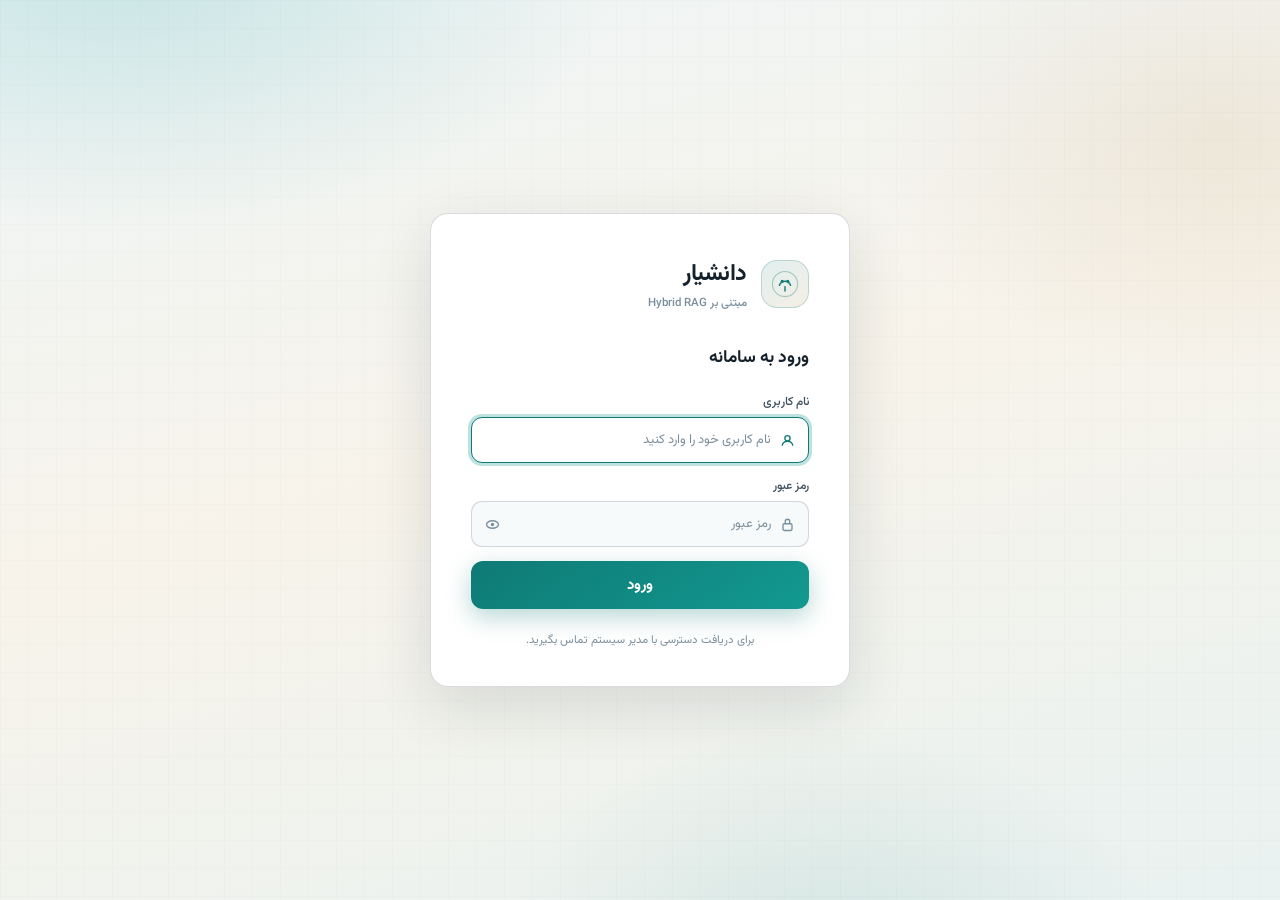
<file: frontend/index.html>
<!DOCTYPE html>
<html lang="fa" dir="rtl">
<head>
  <meta charset="UTF-8" />
  <meta name="viewport" content="width=device-width, initial-scale=1.0" />
  <title>دانشیار</title>
  <link rel="stylesheet" href="css/style.css" />
</head>
<body>
  <div class="app-bg" aria-hidden="true"></div>

  <aside class="sidebar" id="sidebar">
    <div class="sidebar-brand">
      <div class="brand-mark" aria-hidden="true">
        <svg viewBox="0 0 40 40" fill="none">
          <circle cx="20" cy="20" r="18" stroke="currentColor" stroke-width="1.5" opacity=".35"/>
          <path d="M12 22c3-8 13-8 16 0" stroke="currentColor" stroke-width="2" stroke-linecap="round"/>
          <circle cx="16" cy="16" r="2.2" fill="currentColor"/>
          <circle cx="24" cy="16" r="2.2" fill="currentColor"/>
          <path d="M20 24v6" stroke="currentColor" stroke-width="2" stroke-linecap="round"/>
        </svg>
      </div>
      <div class="brand-text">
        <span class="brand-name">دانشیار</span>
        <span class="brand-tag">مبتنی بر Hybrid RAG</span>
      </div>
    </div>

    <nav class="sidebar-nav">
      <button class="nav-item nav-item-admin" data-section="users" id="navUsers" style="display:none">
        <svg class="nav-svg" viewBox="0 0 24 24" fill="none" stroke="currentColor" stroke-width="1.8"><circle cx="9" cy="7" r="4"/><path d="M3 21v-2a4 4 0 014-4h4a4 4 0 014 4v2"/><path d="M19 8v6M22 11h-6"/></svg>
        <span class="nav-label">مدیریت کاربران</span>
      </button>
      <button class="nav-item" data-section="docs">
        <svg class="nav-svg" viewBox="0 0 24 24" fill="none" stroke="currentColor" stroke-width="1.8"><path d="M3 6a2 2 0 012-2h3l2 2h9a2 2 0 012 2v9a2 2 0 01-2 2H5a2 2 0 01-2-2z"/><path d="M12 11v4M10 13h4"/></svg>
        <span class="nav-label">ایجاد پایگاه دانش</span>
      </button>
      <button class="nav-item active" data-section="chat">
        <svg class="nav-svg" viewBox="0 0 24 24" fill="none" stroke="currentColor" stroke-width="1.8"><path d="M4 6a3 3 0 013-3h10a3 3 0 013 3v8a3 3 0 01-3 3H9l-5 4v-4a3 3 0 01-0-0z"/></svg>
        <span class="nav-label">گفتگوی عمومی داخلی</span>
      </button>
      <button class="nav-item" data-section="rag">
        <svg class="nav-svg" viewBox="0 0 24 24" fill="none" stroke="currentColor" stroke-width="1.8"><path d="M7 3h7l5 5v13a1 1 0 01-1 1H7a1 1 0 01-1-1V4a1 1 0 011-1z"/><path d="M14 3v5h5"/><path d="M9 13h6M9 17h4"/></svg>
        <span class="nav-label">گفتگو روی پایگاه دانش سازمانی</span>
      </button>
      <button class="nav-item" data-section="article">
        <svg class="nav-svg" viewBox="0 0 24 24" fill="none" stroke="currentColor" stroke-width="1.8"><circle cx="12" cy="12" r="9"/><path d="M3 12h18M12 3a14 14 0 010 18M12 3a14 14 0 000 18"/></svg>
        <span class="nav-label">گفتگو بر اساس منابع وب</span>
      </button>
      <button class="nav-item" data-section="alerts">
        <svg class="nav-svg" viewBox="0 0 24 24" fill="none" stroke="currentColor" stroke-width="1.8"><path d="M12 3a6 6 0 016 6c0 4 2 5 2 5H4s2-1 2-5a6 6 0 016-6z"/><path d="M10 19a2 2 0 004 0"/></svg>
        <span class="nav-label">استخراج هشدار از مقالات خبری</span>
      </button>
      <button class="nav-item" data-section="settings">
        <svg class="nav-svg" viewBox="0 0 24 24" fill="none" stroke="currentColor" stroke-width="1.8"><circle cx="12" cy="12" r="3"/><path d="M19.4 15a1.7 1.7 0 00.3 1.8l.1.1a2 2 0 11-2.8 2.8l-.1-.1a1.7 1.7 0 00-1.8-.3 1.7 1.7 0 00-1 1.5V21a2 2 0 11-4 0v-.1a1.7 1.7 0 00-1-1.5 1.7 1.7 0 00-1.8.3l-.1.1a2 2 0 11-2.8-2.8l.1-.1a1.7 1.7 0 00.3-1.8 1.7 1.7 0 00-1.5-1H3a2 2 0 110-4h.1a1.7 1.7 0 001.5-1 1.7 1.7 0 00-.3-1.8l-.1-.1a2 2 0 112.8-2.8l.1.1a1.7 1.7 0 001.8.3H9a1.7 1.7 0 001-1.5V3a2 2 0 114 0v.1a1.7 1.7 0 001 1.5 1.7 1.7 0 001.8-.3l.1-.1a2 2 0 112.8 2.8l-.1.1a1.7 1.7 0 00-.3 1.8V9c.1.7.7 1.2 1.5 1.3H21a2 2 0 110 4h-.1a1.7 1.7 0 00-1.5 1z"/></svg>
        <span class="nav-label">تنظیمات مدل زبانی</span>
      </button>
    </nav>

    <div class="sidebar-footer">
      <span>معماری سامانه : Hybrid RAG</span>
    </div>

    <!-- User bar -->
    <div class="sidebar-user-bar" id="sidebarUserBar">
      <div class="user-bar-avatar" id="userAvatar">—</div>
      <div class="user-bar-info">
        <div class="user-bar-name"  id="userDisplayName">...</div>
        <div class="user-bar-role"  id="userRoleBadge">کاربر</div>
      </div>
      <button class="user-bar-logout" id="logoutBtn" title="خروج" type="button" aria-label="خروج از سامانه">
        <svg viewBox="0 0 20 20" width="15" height="15" fill="none" stroke="currentColor" stroke-width="1.8"><path d="M13 3h4v14h-4M8 14l5-4-5-4M3 10h10"/></svg>
      </button>
    </div>
  </aside>

  <button class="sidebar-toggle" id="sidebarToggle" type="button" aria-label="منو">☰</button>

  <main class="main-content" id="mainContent">

    <section class="section active" id="section-chat">
      <div class="section-header">
        <div>
          <p class="section-eyebrow">گفتگو آزاد</p>
          <h1>چت‌بات هوشمند</h1>
        </div>
        <button class="btn-secondary" id="clearChat" type="button">پاک کردن</button>
      </div>
      <div class="chat-window" id="chatWindow"></div>
      <div class="chat-composer" id="chatComposer">
        <div class="attach-preview" id="chatAttachPreview" hidden></div>
        <div class="chat-input-area">
          <button type="button" class="btn-attach" id="chatAttachBtn" title="پیوست تصویر یا فایل" aria-label="پیوست">
            <svg viewBox="0 0 24 24" fill="none" stroke="currentColor" stroke-width="1.8" stroke-linecap="round" stroke-linejoin="round" aria-hidden="true"><path d="M21.44 11.05l-8.49 8.49a5.5 5.5 0 01-7.78-7.78l8.49-8.49a3.5 3.5 0 014.95 4.95l-8.5 8.49a1.5 1.5 0 01-2.12-2.12l7.78-7.78"/></svg>
          </button>
          <input type="file" id="chatAttachInput" hidden multiple
            accept=".png,.jpg,.jpeg,.webp,.gif,.pdf,.docx,.py,.js,.ts,.tsx,.jsx,.json,.md,.txt,.csv,.html,.css,.xml,.yaml,.yml,.sql,.sh,.java,.c,.cpp,.h,.go,.rs,.php,.rb,.cs" />
          <textarea id="chatInput" class="chat-textarea" placeholder="پیام بنویسید…" rows="1"></textarea>
          <button id="chatSend" class="btn-send" type="button">
            <span>ارسال</span>
            <svg viewBox="0 0 24 24" fill="none" stroke="currentColor" stroke-width="2" stroke-linecap="round" stroke-linejoin="round" aria-hidden="true"><path d="M22 2L11 13"/><path d="M22 2l-7 20-4-9-9-4 20-7z"/></svg>
          </button>
        </div>
      </div>
    </section>

    <section class="section" id="section-rag">
      <div class="section-header">
        <div>
          <p class="section-eyebrow">Hybrid RAG</p>
          <h1>گفتگو روی پایگاه دانش سازمانی</h1>
        </div>
        <div style="display:flex;gap:8px;align-items:center">
          <button class="btn-secondary" id="ragHistoryBtn" type="button" title="تاریخچه گفتگو">
            <svg viewBox="0 0 20 20" width="13" height="13" fill="none" stroke="currentColor" stroke-width="1.8" style="vertical-align:middle;margin-left:5px"><circle cx="10" cy="10" r="8"/><path d="M10 6v4l2.5 2.5"/></svg>
            گفتگوی قبلی
          </button>
          <button class="btn-secondary" id="clearRag" type="button">گفتگوی جدید</button>
        </div>
      </div>

      <div class="panel upload-panel" id="ragUploadPanel">
        <div class="upload-toolbar">

          <!-- Right group: file upload -->
          <div class="upload-toolbar-group upload-toolbar-file">
            <div class="upload-trigger" id="pdfDrop">
              <svg viewBox="0 0 20 20" width="15" height="15" fill="none" stroke="currentColor" stroke-width="1.8" aria-hidden="true"><path d="M10 13V4M10 4L7 7M10 4l3 3"/><path d="M3 14a4 4 0 004 4h6a4 4 0 000-8H9"/></svg>
              <span>آپلود فایل</span>
              <span class="upload-formats">PDF · Word</span>
              <input type="file" id="pdfInput" accept=".pdf,.doc,.docx" multiple hidden />
            </div>
            <div id="pdfFileList" class="file-list-inline"></div>
          </div>

          <div class="upload-toolbar-divider" aria-hidden="true"></div>

          <!-- Left group: collection + action -->
          <div class="upload-toolbar-group upload-toolbar-collection">

            <div class="custom-select-wrap" id="collectionDropdownWrap">
              <button type="button" class="custom-select-btn" id="collectionDropdownBtn" aria-haspopup="listbox" aria-expanded="false">
                <svg viewBox="0 0 20 20" width="13" height="13" fill="none" stroke="currentColor" stroke-width="1.8" aria-hidden="true"><path d="M2 5h16M2 10h10M2 15h6"/></svg>
                <span id="collectionDropdownLabel">انتخاب پایگاه دانش</span>
                <svg class="caret" viewBox="0 0 16 16" width="11" height="11" fill="none" stroke="currentColor" stroke-width="2.2" aria-hidden="true"><path d="M4 6l4 4 4-4"/></svg>
              </button>
              <ul class="custom-select-list" id="collectionDropdownList" role="listbox" aria-label="مجموعه‌های موجود"></ul>
              <select id="ragCollectionSelect" hidden></select>
            </div>

            <button id="ragRefreshCollections" class="btn-icon btn-icon-sm" title="بارگذاری مجموعه‌ها" type="button">
              <svg viewBox="0 0 24 24" width="13" height="13" fill="none" stroke="currentColor" stroke-width="2.2"><path d="M21 12a9 9 0 11-2.6-6.3"/><path d="M21 3v6h-6"/></svg>
            </button>

            <button id="ragIndex" class="btn-primary btn-index" type="button">
              <svg viewBox="0 0 20 20" width="13" height="13" fill="none" stroke="currentColor" stroke-width="2" aria-hidden="true"><path d="M4 17V7l8-4 8 4v10"/><path d="M4 10h16M12 3v14"/></svg>
              ذخیره سازی محتوا در پایگاه دانش
            </button>
          </div>

        </div>
        <div id="ragStatus" class="status-bar"></div>
      </div>

      <div class="chat-window" id="ragChatWindow"></div>
      <div class="chat-composer" id="ragComposer">
        <div class="attach-preview" id="ragAttachPreview" hidden></div>
        <div class="chat-input-area">
          <button type="button" class="btn-attach" id="ragAttachBtn" title="پیوست تصویر یا فایل" aria-label="پیوست">
            <svg viewBox="0 0 24 24" fill="none" stroke="currentColor" stroke-width="1.8" stroke-linecap="round" stroke-linejoin="round" aria-hidden="true"><path d="M21.44 11.05l-8.49 8.49a5.5 5.5 0 01-7.78-7.78l8.49-8.49a3.5 3.5 0 014.95 4.95l-8.5 8.49a1.5 1.5 0 01-2.12-2.12l7.78-7.78"/></svg>
          </button>
          <input type="file" id="ragAttachInput" hidden multiple
            accept=".png,.jpg,.jpeg,.webp,.gif,.pdf,.docx,.py,.js,.ts,.tsx,.jsx,.json,.md,.txt,.csv,.html,.css,.xml,.yaml,.yml,.sql,.sh,.java,.c,.cpp,.h,.go,.rs,.php,.rb,.cs" />
          <textarea id="ragInput" class="chat-textarea" placeholder="پیام بنویسید…" rows="1"></textarea>
          <button id="ragSend" class="btn-send" type="button">
            <span>ارسال</span>
            <svg viewBox="0 0 24 24" fill="none" stroke="currentColor" stroke-width="2" stroke-linecap="round" stroke-linejoin="round" aria-hidden="true"><path d="M22 2L11 13"/><path d="M22 2l-7 20-4-9-9-4 20-7z"/></svg>
          </button>
        </div>
      </div>

      <!-- History panel (slide-in from left) -->
      <div class="history-backdrop" id="historyBackdrop" aria-hidden="true">
        <div class="history-panel" id="historyPanel" role="dialog" aria-modal="true" aria-labelledby="historyPanelTitle">
          <div class="history-panel-header">
            <svg viewBox="0 0 20 20" width="16" height="16" fill="none" stroke="currentColor" stroke-width="1.8"><circle cx="10" cy="10" r="8"/><path d="M10 6v4l2.5 2.5"/></svg>
            <h3 id="historyPanelTitle">گفتگوها</h3>
            <span class="history-col-badge" id="historyColBadge"></span>
            <div style="margin-right:auto;display:flex;gap:6px">
              <button class="btn-secondary" id="newChatHistoryBtn" type="button" style="font-size:11px;padding:4px 8px" title="شروع گفتگوی جدید">
                گفتگوی جدید
              </button>
              <button class="btn-danger" id="clearHistoryBtn" type="button" style="font-size:11px;padding:4px 8px" title="حذف همه گفتگوهای این مجموعه">
                <svg viewBox="0 0 20 20" width="11" height="11" fill="none" stroke="currentColor" stroke-width="2"><path d="M5 5l.867 9.143A1 1 0 006.862 15h6.276a1 1 0 00.995-.857L15 5"/><path d="M3 5h14M8 5V3h4v2"/></svg>
                همه
              </button>
              <button class="modal-close" id="historyClose" type="button" aria-label="بستن">
                <svg viewBox="0 0 20 20" width="14" height="14" fill="none" stroke="currentColor" stroke-width="2"><path d="M5 5l10 10M15 5L5 15"/></svg>
              </button>
            </div>
          </div>
          <div class="history-panel-body" id="historyPanelBody">
            <div class="history-loading" id="historyLoading" style="display:none">
              <span class="docs-spinner"></span> در حال بارگذاری...
            </div>
          </div>
        </div>
      </div>
    </section>

    <section class="section" id="section-article">
      <div class="section-header">
        <div>
          <p class="section-eyebrow">متن وب</p>
          <h1>چت روی مقاله</h1>
        </div>
        <button class="btn-secondary" id="clearArticle" type="button">پاک کردن</button>
      </div>

      <div class="panel">
        <div class="panel-title">لینک مقاله یا خبر</div>
        <div class="row-gap">
          <input type="url" id="articleUrl" class="field-input" placeholder="https://..." style="flex:1;direction:ltr;text-align:left" />
          <button id="articleFetch" class="btn-primary" type="button">بارگذاری</button>
        </div>
        <div id="articleStatus" class="status-bar"></div>
        <div id="articlePreview" class="article-preview" hidden></div>
      </div>

      <div class="chat-window" id="articleChatWindow"></div>
      <div class="chat-composer" id="articleComposer">
        <div class="chat-input-area">
          <textarea id="articleInput" class="chat-textarea" placeholder="سؤال درباره مقاله…" rows="1"></textarea>
          <button id="articleSend" class="btn-send" type="button">
            <span>ارسال</span>
            <svg viewBox="0 0 24 24" fill="none" stroke="currentColor" stroke-width="2" stroke-linecap="round" stroke-linejoin="round" aria-hidden="true"><path d="M22 2L11 13"/><path d="M22 2l-7 20-4-9-9-4 20-7z"/></svg>
          </button>
        </div>
      </div>
    </section>

    <section class="section" id="section-docs">
      <div class="section-header">
        <div>
          <p class="section-eyebrow">Document Management</p>
          <h1>ایجاد پایگاه دانش</h1>
        </div>
        <button class="btn-primary" id="docsNewCollectionBtn" type="button">
          <svg viewBox="0 0 20 20" width="13" height="13" fill="none" stroke="currentColor" stroke-width="2.2" aria-hidden="true"><path d="M10 4v12M4 10h12"/></svg>
          افزودن پایگاه دانش
        </button>
      </div>

      <!-- Toolbar: search + sort -->
      <div class="docs-toolbar">
        <div class="docs-search-wrap">
          <svg viewBox="0 0 20 20" width="14" height="14" fill="none" stroke="currentColor" stroke-width="1.8" aria-hidden="true"><circle cx="9" cy="9" r="6"/><path d="M15 15l-3.5-3.5"/></svg>
          <input type="search" id="docsSearchInput" class="docs-search-input" placeholder="جستجوی مجموعه...">
        </div>
        <button id="docsRefreshBtn" class="btn-icon btn-icon-sm" title="بارگذاری مجدد" type="button">
          <svg viewBox="0 0 24 24" width="13" height="13" fill="none" stroke="currentColor" stroke-width="2.2"><path d="M21 12a9 9 0 11-2.6-6.3"/><path d="M21 3v6h-6"/></svg>
        </button>
      </div>

      <!-- Collections grid -->
      <div class="docs-grid-wrap">
        <div id="docsGrid" class="docs-grid">
          <!-- cards injected by docs.js -->
        </div>
        <div id="docsEmpty" class="docs-empty" hidden>
          <svg viewBox="0 0 48 48" width="48" height="48" fill="none" stroke="currentColor" stroke-width="1.4" opacity=".35"><path d="M8 12a4 4 0 014-4h6l4 4h14a4 4 0 014 4v18a4 4 0 01-4 4H12a4 4 0 01-4-4z"/><path d="M24 22v8M21 26h6"/></svg>
          <p id="docsEmptyMsg">مدیریت فایل ها و مجموعه ها در سامانه</p>
          <button class="btn-primary" id="docsEmptyNewBtn" type="button" style="margin-top:10px">ایجاد پایگاه دانش</button>
        </div>
        <div id="docsLoading" class="docs-loading" style="display:none">
          <span class="docs-spinner"></span>
          در حال بارگذاری...
        </div>
      </div>
    </section>

    <!-- ══════════════════════════════════════════════
         مدیریت کاربران — Admin Only
         ══════════════════════════════════════════════ -->
    <section class="section" id="section-users">
      <div class="section-header">
        <div>
          <p class="section-eyebrow">Admin</p>
          <h1>مدیریت کاربران</h1>
        </div>
        <button class="btn-primary" id="addUserBtn" type="button">
          <svg viewBox="0 0 20 20" width="13" height="13" fill="none" stroke="currentColor" stroke-width="2.2" aria-hidden="true"><path d="M10 4v12M4 10h12"/></svg>
          کاربر جدید
        </button>
      </div>

      <div class="panel" style="flex:1;overflow:hidden;display:flex;flex-direction:column;gap:0;padding:0">
        <div class="users-table-wrap" id="usersTableWrap">
          <table class="users-table" id="usersTable">
            <thead>
              <tr>
                <th>#</th>
                <th>نام کاربری</th>
                <th>نام نمایشی</th>
                <th>نقش</th>
                <th>وضعیت</th>
                <th>تاریخ ثبت</th>
                <th>عملیات</th>
              </tr>
            </thead>
            <tbody id="usersTableBody">
              <tr><td colspan="7" class="users-table-loading">
                <span class="docs-spinner"></span> در حال بارگذاری...
              </td></tr>
            </tbody>
          </table>
        </div>
      </div>

      <!-- User form slide-in panel -->
      <div class="rule-form-backdrop" id="userFormBackdrop" aria-hidden="true">
        <div class="rule-form-panel" id="userFormPanel" role="dialog" aria-modal="true" aria-labelledby="userFormTitle">
          <div class="rule-form-header">
            <h3 id="userFormTitle">کاربر جدید</h3>
            <button class="modal-close" id="userFormClose" type="button" aria-label="بستن">
              <svg viewBox="0 0 20 20" width="16" height="16" fill="none" stroke="currentColor" stroke-width="2"><path d="M5 5l10 10M15 5L5 15"/></svg>
            </button>
          </div>
          <div class="rule-form-body">
            <input type="hidden" id="userFormId" value="" />
            <label class="field-label">نام کاربری <small>(لاتین، حداقل ۳ کاراکتر)</small></label>
            <input type="text" id="userFormUsername" class="field-input" placeholder="مثال: john_doe" autocomplete="off" />
            <label class="field-label">نام نمایشی</label>
            <input type="text" id="userFormDisplayName" class="field-input" placeholder="مثال: علی احمدی" />
            <label class="field-label">رمز عبور <small id="userFormPwdNote">(حداقل ۶ کاراکتر)</small></label>
            <input type="password" id="userFormPassword" class="field-input" placeholder="رمز عبور" autocomplete="new-password" />
            <div class="toggle-row" style="margin-top:8px">
              <span class="field-label" style="margin:0">دسترسی مدیر</span>
              <label class="toggle-switch">
                <input type="checkbox" id="userFormIsAdmin" />
                <span class="toggle-slider"></span>
              </label>
            </div>
            <div class="toggle-row" id="userFormActiveRow">
              <span class="field-label" style="margin:0">حساب فعال</span>
              <label class="toggle-switch">
                <input type="checkbox" id="userFormIsActive" checked />
                <span class="toggle-slider"></span>
              </label>
            </div>
            <div id="userFormStatus" class="status-bar" style="margin-top:6px"></div>
          </div>
          <div class="rule-form-footer">
            <button id="userFormSave" class="btn-primary" style="flex:1" type="button">ذخیره</button>
            <button id="userFormCancel" class="btn-secondary" type="button">انصراف</button>
          </div>
        </div>
      </div>
    </section>

    <section class="section" id="section-alerts">
      <div class="section-header">
        <div>
          <p class="section-eyebrow">مانیتورینگ</p>
          <h1>هشدارهای خبری</h1>
        </div>
        <button class="btn-primary" id="addRuleBtn" type="button">
          <svg viewBox="0 0 20 20" width="13" height="13" fill="none" stroke="currentColor" stroke-width="2.2" aria-hidden="true"><path d="M10 4v12M4 10h12"/></svg>
          قانون جدید
        </button>
      </div>

      <div class="alerts-layout">

        <!-- RIGHT: rules list -->
        <div class="alerts-rules-col">
          <div class="panel alerts-rules-panel">
            <div class="panel-title">قوانین هشدار</div>
            <div id="rulesList" class="rules-list"></div>
          </div>
        </div>

        <!-- LEFT: scan + history tabs -->
        <div class="alerts-main-col">
          <div class="panel alerts-main-panel">

            <!-- Tab bar -->
            <div class="alerts-tabs" role="tablist">
              <button class="alerts-tab active" id="tabScan" role="tab" aria-selected="true" aria-controls="tabpanelScan" type="button">
                <svg viewBox="0 0 20 20" width="13" height="13" fill="none" stroke="currentColor" stroke-width="1.8" aria-hidden="true"><circle cx="10" cy="10" r="7"/><path d="M10 6v4l3 2"/></svg>
                اسکن خبر
              </button>
              <button class="alerts-tab" id="tabHistory" role="tab" aria-selected="false" aria-controls="tabpanelHistory" type="button">
                <svg viewBox="0 0 20 20" width="13" height="13" fill="none" stroke="currentColor" stroke-width="1.8" aria-hidden="true"><path d="M3 5h14M3 10h10M3 15h6"/></svg>
                تاریخچه
                <span class="alerts-tab-badge" id="historyBadge" hidden></span>
              </button>
            </div>

            <!-- Scan panel -->
            <div class="alerts-tabpanel" id="tabpanelScan" role="tabpanel" aria-labelledby="tabScan">
              <label class="field-label">آدرس خبر یا فید RSS</label>
              <div class="scan-url-row">
                <input type="url" id="scanUrl" class="field-input" placeholder="https://..." style="direction:ltr;text-align:left" />
                <button id="scanBtn" class="btn-primary" type="button">
                  <svg viewBox="0 0 20 20" width="13" height="13" fill="none" stroke="currentColor" stroke-width="2" aria-hidden="true"><circle cx="10" cy="10" r="7"/><path d="M10 6v4l3 2"/></svg>
                  اسکن
                </button>
              </div>              <label class="field-label" style="margin-top:4px">قوانین مورد بررسی</label>
              <div id="scanRuleCheckboxes" class="checkboxes-list"></div>
              <div id="scanStatus" class="status-bar"></div>
              <div id="scanResults" class="scan-results"></div>
            </div>

            <!-- History panel -->
            <div class="alerts-tabpanel" id="tabpanelHistory" role="tabpanel" aria-labelledby="tabHistory" hidden>
              <div class="alerts-history-toolbar">
                <span class="alerts-history-label">نتایج هشدار ذخیره‌شده</span>
                <button id="refreshResults" class="btn-icon btn-icon-sm" title="بارگذاری مجدد" type="button">
                  <svg viewBox="0 0 24 24" width="13" height="13" fill="none" stroke="currentColor" stroke-width="2.2"><path d="M21 12a9 9 0 11-2.6-6.3"/><path d="M21 3v6h-6"/></svg>
                </button>
              </div>
              <div id="alertHistory" class="alert-history-list"></div>
            </div>

          </div>
        </div>

      </div>

      <!-- Rule form slide panel -->
      <div class="rule-form-backdrop" id="ruleFormBackdrop" aria-hidden="true">
        <div class="rule-form-panel" id="ruleFormPanel" role="dialog" aria-modal="true" aria-labelledby="ruleFormTitle">
          <div class="rule-form-header">
            <h3 id="ruleFormTitle">قانون جدید</h3>
            <button class="modal-close" id="ruleFormClose" type="button" aria-label="بستن">
              <svg viewBox="0 0 20 20" width="16" height="16" fill="none" stroke="currentColor" stroke-width="2"><path d="M5 5l10 10M15 5L5 15"/></svg>
            </button>
          </div>
          <div class="rule-form-body">
            <input type="hidden" id="ruleId" value="" />
            <label class="field-label">نام هشدار</label>
            <input type="text" id="ruleName" class="field-input" placeholder="مثال: بحران ارزی" />
            <label class="field-label">دسته‌بندی</label>
            <input type="text" id="ruleCategory" class="field-input" placeholder="مثال: اقتصادی، سیاسی" />
            <label class="field-label">کلیدواژه‌ها <small style="font-weight:400;color:var(--ink-muted)">(با کاما)</small></label>
            <input type="text" id="ruleKeywords" class="field-input" placeholder="دلار، نرخ ارز، صعود قیمت" />
            <label class="field-label">توضیحات <small style="font-weight:400;color:var(--ink-muted)">(اختیاری)</small></label>
            <textarea id="ruleDescription" class="field-input" rows="3" placeholder="توضیح بیشتر..."></textarea>
          </div>
          <div class="rule-form-footer">
            <button id="ruleSave" class="btn-primary" style="flex:1" type="button">ذخیره</button>
            <button id="ruleCancel" class="btn-secondary" type="button">انصراف</button>
          </div>
        </div>
      </div>
    </section>

    <section class="section" id="section-settings">
      <div class="section-header">
        <div>
          <p class="section-eyebrow">LLM Provider</p>
          <h1>تنظیمات مدل زبانی</h1>
        </div>
        <button class="btn-secondary" id="settingsSaveBtn" type="button">ذخیره تنظیمات</button>
      </div>

      <div class="settings-page">
        <div class="settings-active-bar">
          <div class="settings-active-label" id="settingsActiveLabel">
            اتصال فعال: <strong id="settingsActiveProvider">Ollama</strong>
          </div>
          <button type="button" class="btn-primary settings-activate-btn" id="settingsActivateBtn">
            فعال‌سازی این حالت
          </button>
        </div>

        <div class="settings-provider-tabs" role="tablist">
          <button type="button" class="settings-provider-tab active" data-provider="ollama" id="providerTabOllama">
            اتصال Ollama
          </button>
          <button type="button" class="settings-provider-tab" data-provider="api" id="providerTabApi">
            اتصال API
          </button>
        </div>
        <input type="hidden" id="llmProvider" value="ollama" />
        <input type="hidden" id="llmProviderDraft" value="ollama" />

        <div class="settings-panel" id="settingsPanelOllama">
          <div class="settings-card">
            <div class="settings-card-title">Ollama</div>
            <label class="field-label" for="ollamaUrl">آدرس Ollama</label>
            <input type="text" id="ollamaUrl" class="field-input" value="http://localhost:11434" placeholder="http://localhost:11434" style="direction:ltr;text-align:left" />

            <label class="field-label" for="modelSelectBtn">مدل</label>
            <div class="setting-row-ctrl settings-model-row">
              <div class="custom-select-wrap model-select-wrap" id="modelSelectWrap" style="flex:1">
                <button type="button" class="custom-select-btn" id="modelSelectBtn" aria-haspopup="listbox" aria-expanded="false">
                  <span id="modelSelectLabel">بارگذاری...</span>
                  <svg class="caret" viewBox="0 0 16 16" width="10" height="10" fill="none" stroke="currentColor" stroke-width="2.2" aria-hidden="true"><path d="M4 6l4 4 4-4"/></svg>
                </button>
                <ul class="custom-select-list" id="modelSelectList" role="listbox" aria-label="مدل‌های Ollama"></ul>
                <select id="modelSelect" hidden></select>
              </div>
              <button id="refreshModels" class="btn-icon btn-icon-sm" title="بارگذاری مدل‌ها" type="button">
                <svg viewBox="0 0 24 24" width="13" height="13" fill="none" stroke="currentColor" stroke-width="2"><path d="M21 12a9 9 0 11-2.6-6.3"/><path d="M21 3v6h-6"/></svg>
              </button>
            </div>
          </div>
        </div>

        <div class="settings-panel" id="settingsPanelApi" hidden>
          <div class="settings-card">
            <div class="settings-card-title">API سازگار با OpenAI</div>
            <label class="field-label" for="apiBaseUrl">آدرس API</label>
            <input type="text" id="apiBaseUrl" class="field-input" value="" placeholder="https://example.com/v1" style="direction:ltr;text-align:left" />

            <label class="field-label" for="apiToken">توکن API</label>
            <input type="password" id="apiToken" class="field-input" placeholder="توکن را وارد کنید" autocomplete="off" style="direction:ltr;text-align:left" />

            <label class="field-label" for="apiModelInput">شناسه مدل</label>
            <div class="setting-row-ctrl settings-model-row">
              <input type="text" id="apiModelInput" class="field-input" placeholder="model-id" style="direction:ltr;text-align:left;flex:1" />
              <button id="refreshApiModels" class="btn-icon btn-icon-sm" title="بارگذاری لیست مدل‌ها از API" type="button">
                <svg viewBox="0 0 24 24" width="13" height="13" fill="none" stroke="currentColor" stroke-width="2"><path d="M21 12a9 9 0 11-2.6-6.3"/><path d="M21 3v6h-6"/></svg>
              </button>
            </div>
            <div class="custom-select-wrap model-select-wrap" id="apiModelSelectWrap" style="display:none;margin-top:6px">
              <button type="button" class="custom-select-btn" id="apiModelSelectBtn" aria-haspopup="listbox" aria-expanded="false">
                <span id="apiModelSelectLabel">انتخاب از لیست</span>
                <svg class="caret" viewBox="0 0 16 16" width="10" height="10" fill="none" stroke="currentColor" stroke-width="2.2" aria-hidden="true"><path d="M4 6l4 4 4-4"/></svg>
              </button>
              <ul class="custom-select-list" id="apiModelSelectList" role="listbox" aria-label="مدل‌های API"></ul>
              <select id="apiModelSelect" hidden></select>
            </div>
            <p class="modal-hint" style="margin:4px 0 0">شناسه مدل را دستی وارد کنید یا با دکمه تازه‌سازی از خود API بگیرید.</p>
          </div>
        </div>

        <div class="settings-card settings-card-shared">
          <div class="settings-card-title">پارامترهای مشترک</div>
          <div class="settings-shared-row">
            <span class="field-label" style="margin:0">خلاقیت (Temperature)</span>
            <div class="setting-row-ctrl" style="max-width:280px">
              <input type="range" id="temperature" class="temp-slider" min="0" max="1" step="0.05" value="0.3" style="--pct:30%" />
              <span id="tempVal" class="temp-badge">0.30</span>
            </div>
          </div>
          <div class="settings-shared-row">
            <span class="field-label" style="margin:0">جستجوی وب</span>
            <label class="toggle-switch">
              <input type="checkbox" id="useWeb" />
              <span class="toggle-slider"></span>
            </label>
          </div>
        </div>

        <div id="settingsStatus" class="status-bar"></div>
      </div>
    </section>

  </main>

  <!-- ═══════════════════════════════════════════
       Docs Management Modals
       ═══════════════════════════════════════════ -->

  <!-- Modal: New / Edit Collection -->
  <div class="modal-backdrop" id="docsColModalBackdrop" aria-hidden="true">
    <div class="modal" id="docsColModal" role="dialog" aria-modal="true" aria-labelledby="docsColModalTitle">
      <div class="modal-header">
        <div class="modal-icon">
          <svg viewBox="0 0 24 24" width="22" height="22" fill="none" stroke="currentColor" stroke-width="1.8"><path d="M3 6a2 2 0 012-2h3l2 2h9a2 2 0 012 2v9a2 2 0 01-2 2H5a2 2 0 01-2-2z"/></svg>
        </div>
        <div>
          <h2 id="docsColModalTitle">افزودن پایگاه دانش</h2>
          <p class="modal-sub" id="docsColModalSub">نام مجموعه را وارد کنید</p>
        </div>
        <button class="modal-close" id="docsColModalClose" type="button" aria-label="بستن">
          <svg viewBox="0 0 20 20" width="16" height="16" fill="none" stroke="currentColor" stroke-width="2"><path d="M5 5l10 10M15 5L5 15"/></svg>
        </button>
      </div>
      <div class="modal-body">
        <input type="hidden" id="docsColModalId" value="" />
        <label class="modal-label" for="docsColNameInput">نام مجموعه</label>
        <div class="modal-input-wrap">
          <svg viewBox="0 0 20 20" width="14" height="14" fill="none" stroke="currentColor" stroke-width="1.8" aria-hidden="true"><path d="M3 5h5l2 2h7v10H3z"/></svg>
          <input type="text" id="docsColNameInput" style="text-align: right; direction: rtl;" class="modal-input" placeholder="نام مجموعه را وارد کنید" autocomplete="off" />
        </div>
        <p class="modal-hint">فایل‌ها را بعد از ایجاد پایگاه دانش، اضافه کنید.</p>
        <div id="docsColModalStatus" class="status-bar" style="margin-top:4px"></div>
      </div>
      <div class="modal-footer">
        <button class="btn-secondary modal-cancel" id="docsColModalCancel" type="button">انصراف</button>
        <button class="btn-primary" id="docsColModalConfirm" type="button">
          <svg viewBox="0 0 20 20" width="13" height="13" fill="none" stroke="currentColor" stroke-width="2.2" aria-hidden="true"><path d="M4 10l5 5 7-7"/></svg>
          <span id="docsColModalConfirmLabel">ایجاد</span>
        </button>
      </div>
    </div>
  </div>

  <!-- Modal: Open Collection (detail view) -->
  <div class="modal-backdrop docs-detail-backdrop" id="docsDetailBackdrop" aria-hidden="true">
    <div class="modal docs-detail-modal" role="dialog" aria-modal="true" aria-labelledby="docsDetailTitle">

      <div class="modal-header docs-detail-header">
        <div class="modal-icon docs-detail-icon">
          <svg viewBox="0 0 24 24" width="22" height="22" fill="none" stroke="currentColor" stroke-width="1.8"><path d="M3 6a2 2 0 012-2h3l2 2h9a2 2 0 012 2v9a2 2 0 01-2 2H5a2 2 0 01-2-2z"/></svg>
        </div>
        <div class="docs-detail-heading">
          <h2 id="docsDetailTitle" class="docs-detail-colname">نام مجموعه</h2>
          <p class="modal-sub" id="docsDetailMeta">—</p>
        </div>
        <div class="docs-detail-actions">
          <button id="docsDetailRenameBtn" class="btn-edit docs-detail-action-btn" type="button" title="تغییر نام">
            <svg viewBox="0 0 20 20" width="12" height="12" fill="none" stroke="currentColor" stroke-width="2"><path d="M13 3l4 4-9 9H4v-4z"/></svg>
            تغییر نام
          </button>
          <button id="docsDetailDeleteBtn" class="btn-danger docs-detail-action-btn" type="button" title="حذف مجموعه">
            <svg viewBox="0 0 20 20" width="12" height="12" fill="none" stroke="currentColor" stroke-width="1.8"><path d="M5 5l.867 9.143A1 1 0 006.862 15h6.276a1 1 0 00.995-.857L15 5"/><path d="M3 5h14M8 5V3h4v2"/></svg>
            حذف مجموعه
          </button>
        </div>
        <button class="modal-close" id="docsDetailClose" type="button" aria-label="بستن">
          <svg viewBox="0 0 20 20" width="16" height="16" fill="none" stroke="currentColor" stroke-width="2"><path d="M5 5l10 10M15 5L5 15"/></svg>
        </button>
      </div>

      <!-- Add files toolbar -->
      <div class="docs-detail-upload-bar">
        <div class="upload-trigger docs-detail-upload-trigger" id="docsDetailDrop">
          <svg viewBox="0 0 20 20" width="14" height="14" fill="none" stroke="currentColor" stroke-width="1.8" aria-hidden="true"><path d="M10 13V4M10 4L7 7M10 4l3 3"/><path d="M3 14a4 4 0 004 4h6a4 4 0 000-8H9"/></svg>
          افزودن فایل
          <span class="upload-formats">PDF · Word</span>
          <input type="file" id="docsDetailFileInput" accept=".pdf,.doc,.docx" multiple hidden />
        </div>
        <div id="docsDetailFileChips" class="file-list-inline"></div>
        <button id="docsDetailUploadBtn" class="btn-primary btn-index" type="button" disabled style="margin-right:auto">
          <svg viewBox="0 0 20 20" width="13" height="13" fill="none" stroke="currentColor" stroke-width="2" aria-hidden="true"><path d="M4 17V7l8-4 8 4v10"/><path d="M4 10h16M12 3v14"/></svg>
          ذخیره سازی محتوا
        </button>
      </div>

      <!-- Progress bar -->
      <div class="index-progress-wrap" id="docsDetailProgressWrap" style="display:none;margin:0 20px 10px">
        <div class="index-progress-fill" id="docsDetailProgressFill"></div>
      </div>
      <div id="docsDetailUploadStatus" class="status-bar" style="margin:0 20px 8px"></div>

      <!-- Files list -->
      <div class="modal-body docs-detail-body" id="docsDetailBody">
        <div class="docs-detail-loading" id="docsDetailLoading">
          <span class="docs-spinner"></span> در حال بارگذاری...
        </div>
      </div>

      <div class="modal-footer docs-detail-footer">
        <button id="docsDetailChatBtn" class="btn-primary" type="button">
          <svg viewBox="0 0 24 24" width="14" height="14" fill="none" stroke="currentColor" stroke-width="1.8"><path d="M4 6a3 3 0 013-3h10a3 3 0 013 3v8a3 3 0 01-3 3H9l-5 4v-4a3 3 0 01-0-0z"/></svg>
          چت روی این مجموعه
        </button>
        <button class="btn-secondary" id="docsDetailCloseFooter" type="button">بستن</button>
      </div>

    </div>
  </div>

  <!-- Index Collection Modal -->
  <div class="modal-backdrop" id="indexModalBackdrop" aria-hidden="true">
    <div class="modal" id="indexModal" role="dialog" aria-modal="true" aria-labelledby="indexModalTitle">
      <div class="modal-header">
        <div class="modal-icon">
          <svg viewBox="0 0 24 24" width="22" height="22" fill="none" stroke="currentColor" stroke-width="1.8"><path d="M4 19V8l8-5 8 5v11"/><path d="M4 11h16M12 3v16"/><rect x="9" y="14" width="6" height="5" rx="1"/></svg>
        </div>
        <div>
          <h2 id="indexModalTitle">ذخیره محتوا در پایگاه دانش</h2>
          <p class="modal-sub" id="indexModalSub">۰ فایل انتخاب‌شده</p>
        </div>
        <button class="modal-close" id="indexModalClose" type="button" aria-label="بستن">
          <svg viewBox="0 0 20 20" width="16" height="16" fill="none" stroke="currentColor" stroke-width="2"><path d="M5 5l10 10M15 5L5 15"/></svg>
        </button>
      </div>

      <div class="modal-body">
        <div id="indexModalFileChips" class="modal-file-chips"></div>

        <label class="modal-label" for="indexCollectionInput">نام مجموعه</label>
        <div class="modal-input-wrap">
          <svg viewBox="0 0 20 20" width="14" height="14" fill="none" stroke="currentColor" stroke-width="1.8" aria-hidden="true"><path d="M3 5h5l2 2h7v10H3z"/></svg>
          <input type="text" id="indexCollectionInput" class="modal-input" placeholder="مثال: گزارش‌های مالی" autocomplete="off" />
        </div>
        <p class="modal-hint">نام مجموعه برای بازیابی بعدی استفاده می‌شود. فقط حروف انگلیسی، عدد و زیرخط.</p>
      </div>

      <div class="modal-footer">
        <button class="btn-secondary modal-cancel" id="indexModalCancel" type="button">انصراف</button>
        <button class="btn-primary modal-confirm" id="indexModalConfirm" type="button">
          <svg viewBox="0 0 20 20" width="13" height="13" fill="none" stroke="currentColor" stroke-width="2.2" aria-hidden="true"><path d="M4 17V7l8-4 8 4v10"/><path d="M4 11h16M12 3v14"/></svg>
          شروع ذخیره سازی محتوا
        </button>
      </div>
    </div>
  </div>

  <!-- hidden collection value used by rag.js -->
  <input type="hidden" id="ragCollection" value="default_pdf" />

  <!-- Docs Preview Modal -->
  <div class="modal-backdrop docs-modal-backdrop" id="docsModalBackdrop" aria-hidden="true">
    <div class="modal docs-modal" role="dialog" aria-modal="true" aria-labelledby="docsModalHeading">
      <div class="modal-header docs-modal-header">
        <div class="modal-icon docs-modal-icon">
          <svg viewBox="0 0 24 24" width="22" height="22" fill="none" stroke="currentColor" stroke-width="1.8" aria-hidden="true">
            <ellipse cx="12" cy="12" rx="10" ry="6.5"/>
            <circle cx="12" cy="12" r="3" fill="currentColor" stroke="none"/>
          </svg>
        </div>
        <div class="docs-modal-heading-wrap">
          <h2 id="docsModalHeading" class="docs-modal-eyebrow">اسناد مجموعه</h2>
          <p class="modal-sub docs-modal-colname" id="docsModalTitle">—</p>
        </div>
        <button class="modal-close" id="docsModalClose" type="button" aria-label="بستن">
          <svg viewBox="0 0 20 20" width="16" height="16" fill="none" stroke="currentColor" stroke-width="2"><path d="M5 5l10 10M15 5L5 15"/></svg>
        </button>
      </div>
      <div class="modal-body docs-modal-body" id="docsModalBody">
        <!-- populated by rag.js -->
      </div>
    </div>
  </div>

  <!-- File Viewer Modal (PDF / Word) -->
  <div class="modal-backdrop file-viewer-backdrop" id="fileViewerBackdrop" aria-hidden="true">
    <div class="modal file-viewer-modal" role="dialog" aria-modal="true" aria-labelledby="fileViewerTitle">
      <div class="modal-header file-viewer-header">
        <div class="modal-icon">
          <svg viewBox="0 0 24 24" width="22" height="22" fill="none" stroke="currentColor" stroke-width="1.8"><path d="M14 2H6a2 2 0 00-2 2v16a2 2 0 002 2h12a2 2 0 002-2V8z"/><polyline points="14 2 14 8 20 8"/></svg>
        </div>
        <div>
          <h2 id="fileViewerTitle">مشاهده فایل</h2>
          <p class="modal-sub" id="fileViewerSub">—</p>
        </div>
        <div class="file-viewer-actions">
          <button class="btn-secondary" id="fileViewerDownload" type="button">دانلود</button>
          <button class="modal-close" id="fileViewerClose" type="button" aria-label="بستن">
            <svg viewBox="0 0 20 20" width="16" height="16" fill="none" stroke="currentColor" stroke-width="2"><path d="M5 5l10 10M15 5L5 15"/></svg>
          </button>
        </div>
      </div>
      <div class="file-viewer-body" id="fileViewerBody">
        <div class="file-viewer-loading" id="fileViewerLoading">
          <span class="docs-spinner"></span> در حال بارگذاری...
        </div>
        <embed id="fileViewerEmbed" class="file-viewer-frame" type="application/pdf" hidden />
        <iframe id="fileViewerFrame" class="file-viewer-frame" title="پیش‌نمایش PDF" hidden></iframe>
        <div id="fileViewerHtml" class="file-viewer-html" hidden></div>
        <div id="fileViewerError" class="file-viewer-error" hidden></div>
      </div>
    </div>
  </div>

  <script src="js/marked.min.js"></script>
  <script>
    // تنظیم marked برای رندر امن
    marked.setOptions({ breaks: true, gfm: true });
    function renderMarkdown(text) {
      return marked.parse(text || "");
    }
  </script>
  <script src="js/auth.js"></script>
  <script src="js/api.js"></script>
  <script src="js/chat.js"></script>
  <script src="js/rag.js"></script>
  <script src="js/article.js"></script>
  <script src="js/alerts.js"></script>
  <script src="js/docs.js"></script>
  <script src="js/users.js"></script>
  <script src="js/app.js"></script>
</body>
</html>
</file>
<file: frontend/css/style.css>
/* â•â•â•â•â•â•â•â•â•â•â•â•â•â•â•â•â•â•â•â•â•â•â•â•â•â•â•â•â•â•â•â•â•â•â•â•â•â•â•â•â•â•â•â•â•â•â•
   RagBot â€” Light teal knowledge theme (RTL)
   â•â•â•â•â•â•â•â•â•â•â•â•â•â•â•â•â•â•â•â•â•â•â•â•â•â•â•â•â•â•â•â•â•â•â•â•â•â•â•â•â•â•â•â•â•â•â• */

/* â”€â”€ Local Vazirmatn font-face â”€â”€ */
@font-face {
  font-family: 'Vazirmatn';
  src: url('../font/Vazirmatn-Regular.woff2') format('woff2');
  font-weight: 300 400;
  font-style: normal;
  font-display: swap;
}
@font-face {
  font-family: 'Vazirmatn';
  src: url('../font/Vazirmatn-Medium.woff2') format('woff2');
  font-weight: 500 600;
  font-style: normal;
  font-display: swap;
}
@font-face {
  font-family: 'Vazirmatn';
  src: url('../font/Vazirmatn-Bold.woff2') format('woff2');
  font-weight: 700 800;
  font-style: normal;
  font-display: swap;
}

*, *::before, *::after { box-sizing: border-box; margin: 0; padding: 0; }

:root {
  --ink:          #14212b;
  --ink-soft:     #3d5160;
  --ink-muted:    #7a8f9e;
  --paper:        #f3f7f9;
  --surface:      rgba(255, 255, 255, 0.78);
  --surface-solid:#ffffff;
  --elevated:     #e8f1f4;
  --input:        #ffffff;
  --border:       rgba(20, 33, 43, 0.10);
  --border-strong:rgba(20, 33, 43, 0.16);

  --teal:         #0f7a75;
  --teal-bright:  #129990;
  --teal-deep:    #0a5652;
  --teal-soft:    rgba(15, 122, 117, 0.12);
  --teal-glow:    rgba(18, 153, 144, 0.28);

  --sand:         #c4a574;
  --success:      #1f8a5a;
  --success-dim:  rgba(31, 138, 90, 0.12);
  --warning:      #b8860b;
  --warning-dim:  rgba(184, 134, 11, 0.12);
  --danger:       #c23b3b;
  --danger-dim:   rgba(194, 59, 59, 0.12);

  --sidebar-w:    280px;
  --radius:       16px;
  --radius-sm:    10px;
  --shadow:       0 12px 40px rgba(20, 33, 43, 0.08);
  --shadow-sm:    0 4px 16px rgba(20, 33, 43, 0.06);
  --transition:   0.22s cubic-bezier(.22, 1, .36, 1);
  --font:         'Vazirmatn', Tahoma, sans-serif;
}

html { font-size: 15px; }

body {
  font-family: var(--font);
  color: var(--ink);
  min-height: 100vh;
  display: flex;
  direction: rtl;
  overflow: hidden;
  background: var(--paper);
}

.app-bg {
  position: fixed;
  inset: 0;
  z-index: -1;
  background:
    radial-gradient(900px 500px at 12% -10%, rgba(18, 153, 144, 0.18), transparent 55%),
    radial-gradient(700px 480px at 95% 15%, rgba(196, 165, 116, 0.16), transparent 50%),
    radial-gradient(600px 400px at 70% 100%, rgba(15, 122, 117, 0.10), transparent 55%),
    linear-gradient(165deg, #eef5f7 0%, #f7f3ea 48%, #e9f2f1 100%);
}
.app-bg::after {
  content: "";
  position: absolute;
  inset: 0;
  opacity: 0.35;
  background-image:
    linear-gradient(rgba(20, 33, 43, 0.035) 1px, transparent 1px),
    linear-gradient(90deg, rgba(20, 33, 43, 0.035) 1px, transparent 1px);
  background-size: 28px 28px;
  mask-image: radial-gradient(ellipse at center, black 20%, transparent 75%);
}

::-webkit-scrollbar { width: 7px; height: 7px; }
::-webkit-scrollbar-track { background: transparent; }
::-webkit-scrollbar-thumb { background: rgba(20,33,43,.18); border-radius: 99px; }
::-webkit-scrollbar-thumb:hover { background: rgba(20,33,43,.28); }

/* â”€â”€ Sidebar â”€â”€ */
.sidebar {
  width: var(--sidebar-w);
  min-width: var(--sidebar-w);
  background: var(--surface);
  backdrop-filter: blur(18px);
  border-left: 1px solid var(--border);
  display: flex;
  flex-direction: column;
  height: 100vh;
  position: sticky;
  top: 0;
  overflow-y: auto;
  transition: transform var(--transition);
  z-index: 100;
  box-shadow: var(--shadow-sm);
}

.sidebar-brand {
  display: flex;
  align-items: center;
  gap: 12px;
  padding: 22px 18px 18px;
  border-bottom: 1px solid var(--border);
}
.brand-mark {
  width: 42px;
  height: 42px;
  border-radius: 14px;
  color: var(--teal);
  background: linear-gradient(145deg, var(--teal-soft), rgba(196,165,116,.18));
  display: grid;
  place-items: center;
  animation: brandPulse 4.5s ease-in-out infinite;
}
.brand-mark svg { width: 26px; height: 26px; }
.brand-text { display: flex; flex-direction: column; gap: 2px; }
.brand-name {
  font-size: 1.35rem;
  font-weight: 800;
  letter-spacing: -0.02em;
  color: var(--ink);
  line-height: 1.1;
}
.brand-tag {
  font-size: 11px;
  color: var(--ink-muted);
  font-weight: 500;
}

.sidebar-nav {
  display: flex;
  flex-direction: column;
  gap: 6px;
  padding: 16px 12px;
  flex: 1;
}

.nav-item {
  display: flex;
  align-items: center;
  gap: 11px;
  padding: 11px 14px;
  border-radius: 12px;
  background: transparent;
  border: 1px solid transparent;
  color: var(--ink-soft);
  font-family: inherit;
  font-size: 14px;
  cursor: pointer;
  transition: background var(--transition), color var(--transition), border-color var(--transition), transform var(--transition);
  text-align: right;
  width: 100%;
}
.nav-item:hover {
  background: rgba(255,255,255,.7);
  color: var(--ink);
  transform: translateX(-2px);
}
.nav-item.active {
  background: var(--teal-soft);
  border-color: rgba(15, 122, 117, 0.22);
  color: var(--teal-deep);
  font-weight: 700;
  box-shadow: inset 0 0 0 1px rgba(15,122,117,.06);
}
.nav-svg { width: 20px; height: 20px; flex-shrink: 0; }
.nav-label { flex: 1; }

.sidebar-settings {
  padding: 14px 14px 12px;
  border-top: 1px solid var(--border);
  display: flex;
  flex-direction: column;
  gap: 8px;
  background: linear-gradient(180deg, transparent, rgba(15,122,117,.04));
}

.sidebar-footer {
  text-align: center;
  font-size: 11px;
  color: var(--ink-muted);
  padding: 12px;
  border-top: 1px solid var(--border);
  font-weight: 500;
}

.sidebar-toggle {
  display: none;
  position: fixed;
  top: 14px;
  right: 14px;
  z-index: 200;
  background: var(--surface-solid);
  border: 1px solid var(--border-strong);
  color: var(--ink);
  font-size: 18px;
  width: 42px;
  height: 42px;
  border-radius: 12px;
  cursor: pointer;
  box-shadow: var(--shadow-sm);
}

/* â”€â”€ Main â”€â”€ */
.main-content {
  flex: 1;
  display: flex;
  flex-direction: column;
  height: 100vh;
  overflow: hidden;
}

.section {
  display: none;
  flex-direction: column;
  height: 100%;
  overflow: hidden;
  padding: 24px 28px;
  gap: 14px;
  animation: sectionIn 0.35s var(--transition);
}
.section.active { display: flex; }

.section-header {
  display: flex;
  align-items: flex-end;
  justify-content: space-between;
  flex-shrink: 0;
  gap: 12px;
}
.section-eyebrow {
  font-size: 12px;
  font-weight: 600;
  color: var(--teal);
  margin-bottom: 4px;
  letter-spacing: 0.02em;
}
.section-header h1 {
  font-size: 1.55rem;
  font-weight: 800;
  letter-spacing: -0.02em;
  color: var(--ink);
}

/* â”€â”€ Chat â”€â”€ */
.chat-window {
  flex: 1;
  overflow-y: auto;
  display: flex;
  flex-direction: column;
  gap: 14px;
  padding: 8px 4px;
  min-height: 0;
}

.chat-message {
  display: flex;
  flex-direction: column;
  max-width: 78%;
  animation: fadeInUp 0.28s var(--transition);
}
.chat-message.user { align-self: flex-start; align-items: flex-start; }
.chat-message.assistant { align-self: flex-end; align-items: flex-end; }

.chat-bubble {
  padding: 12px 20px 12px 12px;
  border-radius: var(--radius);
  line-height: 1.7;
  font-size: 14.5px;
  word-break: break-word;
  box-shadow: var(--shadow-sm);
}
.chat-message.user .chat-bubble {
  background: linear-gradient(145deg, var(--teal), var(--teal-bright));
  color: #fff;
  border-radius: var(--radius) var(--radius) var(--radius) 4px;
  white-space: pre-wrap;
}
.chat-message.assistant .chat-bubble {
  background: var(--surface-solid);
  border: 1px solid var(--border);
  color: var(--ink);
  border-radius: var(--radius) var(--radius) 4px var(--radius);
}

/* ── Markdown styles inside assistant bubble ────────────────────────────── */
.chat-message.assistant .chat-bubble p  { margin: 0 0 8px; }
.chat-message.assistant .chat-bubble p:last-child { margin-bottom: 0; }
.chat-message.assistant .chat-bubble ul,
.chat-message.assistant .chat-bubble ol { margin: 4px 0 8px 20px; padding: 0; }
.chat-message.assistant .chat-bubble li { margin-bottom: 4px; }
.chat-message.assistant .chat-bubble h1,
.chat-message.assistant .chat-bubble h2,
.chat-message.assistant .chat-bubble h3 { margin: 12px 0 6px; font-weight: 600; line-height: 1.4; }
.chat-message.assistant .chat-bubble h1 { font-size: 1.15em; }
.chat-message.assistant .chat-bubble h2 { font-size: 1.05em; }
.chat-message.assistant .chat-bubble h3 { font-size: 0.98em; }
.chat-message.assistant .chat-bubble code {
  background: var(--surface-2, #f0f0f0);
  border-radius: 4px;
  padding: 1px 5px;
  font-size: 0.88em;
  font-family: "Courier New", Courier, monospace;
}
.chat-message.assistant .chat-bubble pre {
  background: var(--surface-2, #f0f0f0);
  border-radius: 6px;
  padding: 10px 14px;
  overflow-x: auto;
  margin: 8px 0;
}
.chat-message.assistant .chat-bubble pre code {
  background: none;
  padding: 0;
  font-size: 0.87em;
}
.chat-message.assistant .chat-bubble blockquote {
  border-right: 3px solid var(--teal, #0d9488);
  margin: 8px 0;
  padding: 4px 12px;
  color: var(--ink-muted);
}
.chat-message.assistant .chat-bubble strong { font-weight: 600; }
.chat-message.assistant .chat-bubble a { color: var(--teal); text-decoration: underline; }
.chat-message.assistant .chat-bubble hr { border: none; border-top: 1px solid var(--border); margin: 10px 0; }
.chat-message.assistant .chat-bubble table { border-collapse: collapse; width: 100%; margin: 8px 0; font-size: 0.9em; }
.chat-message.assistant .chat-bubble th,
.chat-message.assistant .chat-bubble td { border: 1px solid var(--border); padding: 6px 10px; text-align: right; }
.chat-message.assistant .chat-bubble th { background: var(--surface-2, #f5f5f5); font-weight: 600; }

.chat-meta { font-size: 11px; color: var(--ink-muted); margin-top: 4px; padding: 0 4px; }

.sources-accordion {
  margin-top: 8px;
  border: 1px solid var(--border);
  border-radius: var(--radius-sm);
  overflow: hidden;
  max-width: 560px;
  background: var(--surface-solid);
}
.sources-toggle {
  background: var(--elevated);
  border: none;
  color: var(--ink-soft);
  font-family: inherit;
  font-size: 12px;
  padding: 8px 12px;
  cursor: pointer;
  width: 100%;
  text-align: right;
  transition: background var(--transition);
}
.sources-toggle:hover { background: #dde8ec; }
.sources-body { display: none; padding: 8px 10px; background: #fafcfd; }
.sources-body.open { display: block; }
.source-item {
  padding: 8px 10px;
  border-radius: var(--radius-sm);
  background: var(--elevated);
  margin-bottom: 6px;
  font-size: 12px;
  color: var(--ink-soft);
  line-height: 1.5;
}
.source-item strong { color: var(--teal-deep); display: block; margin-bottom: 2px; }

.typing-cursor::after {
  content: "\258C";
  animation: blink 0.7s infinite;
  color: var(--teal);
}

.chat-composer {
  flex-shrink: 0;
  display: flex;
  flex-direction: column;
  gap: 0;
  background: var(--surface-solid);
  border: 1px solid var(--border);
  border-radius: 28px;
  box-shadow:
    0 1px 2px rgba(20, 33, 43, 0.04),
    0 10px 28px rgba(20, 33, 43, 0.06);
  backdrop-filter: blur(12px);
  transition: border-color .2s ease, box-shadow .2s ease;
  overflow: hidden;
}
.chat-composer:focus-within {
  border-color: rgba(15, 122, 117, 0.35);
  box-shadow:
    0 1px 2px rgba(20, 33, 43, 0.04),
    0 10px 28px rgba(20, 33, 43, 0.07),
    0 0 0 3px var(--teal-soft);
}
.chat-composer.drag-over {
  border-color: var(--teal);
  background: linear-gradient(180deg, rgba(15, 122, 117, 0.06), var(--surface-solid));
  box-shadow: 0 0 0 3px var(--teal-soft);
}

.chat-input-area {
  display: flex;
  gap: 6px;
  flex-shrink: 0;
  align-items: center;
  padding: 10px 10px 10px 12px;
  min-height: 62px;
  background: transparent;
  border: none;
  border-radius: 0;
  box-shadow: none;
  backdrop-filter: none;
}
.chat-textarea {
  flex: 1;
  min-width: 0;
  background: transparent;
  border: none;
  color: var(--ink);
  font-family: inherit;
  font-size: 14.5px;
  padding: 8px 6px;
  min-height: 42px;
  max-height: 140px;
  resize: none;
  outline: none;
  line-height: 1.55;
  text-align: start;
}
.chat-textarea::placeholder {
  color: var(--ink-muted);
  opacity: 0.85;
  font-weight: 400;
}

.btn-attach {
  flex-shrink: 0;
  width: 42px;
  height: 42px;
  display: inline-flex;
  align-items: center;
  justify-content: center;
  border: none;
  border-radius: 50%;
  background: transparent;
  color: var(--ink-muted);
  cursor: pointer;
  transition: color .18s ease, background .18s ease, transform .18s ease;
}
.btn-attach svg {
  width: 20px;
  height: 20px;
}
.btn-attach:hover {
  color: var(--teal-deep);
  background: var(--teal-soft);
}
.btn-attach:active {
  transform: scale(0.96);
}

.attach-preview {
  display: flex;
  flex-wrap: wrap;
  align-items: center;
  gap: 8px;
  padding: 12px 14px 2px;
  flex-shrink: 0;
  border-bottom: 1px solid var(--border);
}
.attach-preview[hidden] { display: none !important; }
.attach-chip {
  display: inline-flex;
  align-items: center;
  gap: 8px;
  max-width: 220px;
  padding: 5px 8px 5px 6px;
  border-radius: 14px;
  border: 1px solid var(--border);
  background: var(--elevated);
  font-size: 12px;
  color: var(--ink-soft);
  line-height: 1.2;
}
.attach-chip img {
  width: 32px;
  height: 32px;
  object-fit: cover;
  border-radius: 9px;
  flex-shrink: 0;
}
.attach-chip .attach-name {
  min-width: 0;
  overflow: hidden;
  text-overflow: ellipsis;
  white-space: nowrap;
}
.attach-chip .attach-remove {
  flex-shrink: 0;
  width: 22px;
  height: 22px;
  display: inline-flex;
  align-items: center;
  justify-content: center;
  margin: 0;
  padding: 0;
  border: none;
  border-radius: 50%;
  background: rgba(20, 33, 43, 0.35);
  color: #fff;
  font-size: 13px;
  line-height: 1;
  cursor: pointer;
  transition: background .15s ease;
}
.attach-chip .attach-remove:hover {
  background: var(--danger);
}
.chat-bubble .user-attach-row {
  display: flex;
  flex-direction: column;
  align-items: stretch;
  gap: 6px;
  margin-top: 10px;
}
.chat-bubble .user-attach-row img {
  max-width: 220px;
  max-height: 160px;
  border-radius: 12px;
  object-fit: cover;
  border: 2px solid rgba(255, 255, 255, 0.35);
}

.chat-bubble .user-text {
  margin-bottom: 10px;
  white-space: pre-wrap;
}

/* ── File attachment card (inside user bubble / history) ── */
.hist-file {
  margin: 6px 0 0;
  min-width: 220px;
  max-width: 340px;
  white-space: normal;
}
.hist-file-toggle {
  display: flex;
  align-items: center;
  gap: 10px;
  width: 100%;
  padding: 8px 10px;
  border-radius: 14px;
  border: 1px solid rgba(255, 255, 255, 0.28);
  background: rgba(255, 255, 255, 0.14);
  color: #fff;
  font: inherit;
  cursor: pointer;
  text-align: start;
  transition: background .18s ease, border-color .18s ease;
}
.hist-file-toggle:hover,
.hist-file-toggle.open {
  background: rgba(255, 255, 255, 0.22);
  border-color: rgba(255, 255, 255, 0.45);
}
.hist-file-toggle.static {
  cursor: default;
}
.hist-file-toggle.static:hover {
  background: rgba(255, 255, 255, 0.14);
  border-color: rgba(255, 255, 255, 0.28);
}
.hist-file-icon {
  flex-shrink: 0;
  display: inline-flex;
  align-items: center;
  justify-content: center;
  width: 38px;
  height: 38px;
  border-radius: 10px;
  background: #fff;
  color: var(--teal-deep, #0b5f5b);
  font-size: 10px;
  font-weight: 800;
  letter-spacing: .3px;
  font-family: ui-monospace, SFMono-Regular, Menlo, Consolas, monospace;
  box-shadow: 0 1px 3px rgba(0, 0, 0, 0.12);
}
.hist-file-toggle[data-kind="pdf"] .hist-file-icon  { color: #c2410c; }
.hist-file-toggle[data-kind="word"] .hist-file-icon { color: #1d4ed8; }
.hist-file-meta {
  display: flex;
  flex-direction: column;
  gap: 2px;
  min-width: 0;
  flex: 1;
}
.hist-file-name {
  font-size: 13px;
  font-weight: 700;
  color: #fff;
  overflow: hidden;
  text-overflow: ellipsis;
  white-space: nowrap;
  unicode-bidi: isolate;
  text-align: right;
}
.hist-file-hint {
  font-size: 11px;
  color: rgba(255, 255, 255, 0.78);
}
.hist-file-chevron {
  flex-shrink: 0;
  width: 18px;
  height: 18px;
  color: rgba(255, 255, 255, 0.85);
  transition: transform .2s ease;
}
.hist-file-toggle.open .hist-file-chevron {
  transform: rotate(180deg);
}
.hist-file-body {
  margin: 6px 0 0;
  padding: 12px 14px;
  max-height: 300px;
  overflow: auto;
  border-radius: 12px;
  border: none;
  background: rgba(255, 255, 255, 0.96);
  color: var(--ink);
  font-size: 12.5px;
  line-height: 1.7;
  white-space: pre-wrap;
  word-break: break-word;
  font-family: inherit;
  box-shadow: inset 0 0 0 1px rgba(0, 0, 0, 0.04);
}
.hist-img {
  margin: 8px 0;
  display: inline-block;
  max-width: 100%;
}
.hist-img img {
  display: block;
  max-width: min(280px, 100%);
  max-height: 200px;
  border-radius: 12px;
  object-fit: cover;
  border: 2px solid rgba(255, 255, 255, 0.35);
}
.hist-img-cap {
  margin-top: 4px;
  font-size: 11px;
  color: rgba(255, 255, 255, 0.8);
  unicode-bidi: isolate;
}
.hist-img.broken {
  padding: 8px 12px;
  border-radius: 10px;
  border: 1px dashed rgba(255, 255, 255, 0.5);
  font-size: 12px;
  color: rgba(255, 255, 255, 0.85);
}

/* â”€â”€ Panels â”€â”€ */
.panel {
  background: var(--surface);
  backdrop-filter: blur(12px);
  border: 1px solid var(--border);
  border-radius: var(--radius);
  padding: 16px 18px;
  display: flex;
  flex-direction: column;
  gap: 8px;
  flex-shrink: 0;
  box-shadow: var(--shadow-sm);
}
.panel-title {
  font-size: 14px;
  font-weight: 700;
  color: var(--ink-soft);
  margin-bottom: 4px;
  display: flex;
  align-items: center;
  justify-content: space-between;
  gap: 8px;
}

.field-label { font-size: 12px; color: var(--ink-muted); margin-bottom: 2px; font-weight: 500; }

.field-input {
  background: var(--input);
  border: 1px solid var(--border-strong);
  border-radius: var(--radius-sm);
  color: var(--ink);
  font-family: inherit;
  font-size: 13px;
  padding: 9px 11px;
  outline: none;
  transition: border var(--transition), box-shadow var(--transition);
  width: 100%;
}
.field-input:focus {
  border-color: var(--teal);
  box-shadow: 0 0 0 3px var(--teal-glow);
}
select.field-input { cursor: pointer; }
select.field-input option { background: #fff; }
textarea.field-input { resize: vertical; }
.row-gap { display: flex; gap: 8px; align-items: center; }

.toggle-row {
  display: flex;
  align-items: center;
  justify-content: space-between;
  font-size: 13px;
  color: var(--ink-soft);
  margin-top: 4px;
}
.toggle-switch { position: relative; display: inline-block; width: 42px; height: 24px; }
.toggle-switch input { opacity: 0; width: 0; height: 0; }
.toggle-slider {
  position: absolute; inset: 0;
  background: var(--elevated);
  border: 1px solid var(--border-strong);
  border-radius: 99px;
  cursor: pointer;
  transition: background var(--transition);
}
.toggle-slider::before {
  content: "";
  position: absolute;
  left: 3px; top: 3px;
  width: 16px; height: 16px;
  background: var(--ink-muted);
  border-radius: 50%;
  transition: transform var(--transition), background var(--transition);
}
.toggle-switch input:checked + .toggle-slider {
  background: var(--teal-soft);
  border-color: var(--teal);
}
.toggle-switch input:checked + .toggle-slider::before {
  transform: translateX(18px);
  background: var(--teal);
}

/* â”€â”€ Buttons â”€â”€ */
.btn-primary {
  background: linear-gradient(145deg, var(--teal), var(--teal-bright));
  color: #fff;
  border: none;
  border-radius: var(--radius-sm);
  padding: 10px 18px;
  font-family: inherit;
  font-size: 13px;
  font-weight: 700;
  cursor: pointer;
  transition: transform var(--transition), box-shadow var(--transition), filter var(--transition);
  box-shadow: 0 6px 16px rgba(15, 122, 117, 0.28);
}
.btn-primary:hover { filter: brightness(1.05); transform: translateY(-1px); }
.btn-primary:disabled { opacity: 0.5; cursor: not-allowed; transform: none; box-shadow: none; }

.btn-secondary {
  background: var(--surface-solid);
  color: var(--ink-soft);
  border: 1px solid var(--border-strong);
  border-radius: var(--radius-sm);
  padding: 8px 14px;
  font-family: inherit;
  font-size: 13px;
  font-weight: 600;
  cursor: pointer;
  transition: background var(--transition), color var(--transition), border-color var(--transition);
}
.btn-secondary:hover {
  background: var(--elevated);
  color: var(--ink);
  border-color: var(--teal);
}

.btn-send {
  flex-shrink: 0;
  display: inline-flex;
  align-items: center;
  justify-content: center;
  gap: 6px;
  height: 42px;
  min-width: 42px;
  padding: 0 16px;
  background: var(--teal);
  color: #fff;
  border: none;
  border-radius: 999px;
  font-family: inherit;
  font-size: 13px;
  font-weight: 600;
  letter-spacing: -0.01em;
  cursor: pointer;
  white-space: nowrap;
  align-self: center;
  box-shadow: none;
  transition: background .18s ease, transform .18s ease, opacity .18s ease;
}
.btn-send svg {
  width: 16px;
  height: 16px;
  flex-shrink: 0;
}
.btn-send:hover {
  background: var(--teal-bright);
  filter: none;
  transform: none;
}
.btn-send:active {
  transform: scale(0.97);
}
.btn-send:disabled {
  opacity: 0.45;
  cursor: not-allowed;
  transform: none;
  box-shadow: none;
}

.btn-stop {
  flex-shrink: 0;
  display: inline-flex;
  align-items: center;
  justify-content: center;
  gap: 6px;
  height: 42px;
  padding: 0 14px;
  background: var(--danger-dim);
  color: var(--danger);
  border: 1px solid rgba(194, 59, 59, 0.28);
  border-radius: 999px;
  font-family: inherit;
  font-size: 13px;
  font-weight: 600;
  cursor: pointer;
  white-space: nowrap;
  align-self: center;
  transition: background .18s ease, color .18s ease;
}
.btn-stop:hover {
  background: var(--danger);
  color: #fff;
}

.btn-icon {
  background: var(--surface-solid);
  border: 1px solid var(--border-strong);
  border-radius: var(--radius-sm);
  color: var(--ink-soft);
  width: 38px; height: 38px;
  cursor: pointer;
  transition: background var(--transition), color var(--transition);
  flex-shrink: 0;
  display: inline-flex;
  align-items: center;
  justify-content: center;
}
.btn-icon:hover { background: var(--elevated); color: var(--teal); }

.btn-danger {
  display: inline-flex;
  align-items: center;
  gap: 5px;
  background: var(--danger-dim);
  color: var(--danger);
  border: 1px solid rgba(194,59,59,.35);
  border-radius: var(--radius-sm);
  padding: 5px 10px;
  font-family: inherit;
  font-size: 12px;
  cursor: pointer;
  transition: background var(--transition), color var(--transition);
}
.btn-danger:hover { background: var(--danger); color: #fff; }

.btn-edit {
  display: inline-flex;
  align-items: center;
  gap: 5px;
  background: var(--warning-dim);
  color: #8a6508;
  border: 1px solid rgba(184,134,11,.35);
  border-radius: var(--radius-sm);
  padding: 5px 10px;
  font-family: inherit;
  font-size: 12px;
  cursor: pointer;
  transition: background var(--transition), color var(--transition);
}
.btn-edit:hover { background: #f59e0b; color: #fff; }

/* â”€â”€ Status â”€â”€ */
.status-bar {
  font-size: 12px;
  padding: 8px 12px;
  border-radius: var(--radius-sm);
  display: none;
  font-weight: 500;
}
.status-bar.show { display: block; }
.status-bar.info  { background: var(--teal-soft); color: var(--teal-deep); border: 1px solid rgba(15,122,117,.25); }
.status-bar.ok    { background: var(--success-dim); color: var(--success); border: 1px solid rgba(31,138,90,.25); }
.status-bar.error { background: var(--danger-dim); color: var(--danger); border: 1px solid rgba(194,59,59,.25); }
.status-bar.warn  { background: var(--warning-dim); color: #8a6508; border: 1px solid rgba(184,134,11,.25); }

.badge {
  background: var(--elevated);
  border: 1px solid var(--border);
  color: var(--ink-soft);
  padding: 3px 9px;
  border-radius: 99px;
  font-size: 12px;
  font-weight: 600;
  white-space: nowrap;
}

/* â”€â”€ Upload Panel (Toolbar style) â”€â”€ */
.upload-panel {
  padding: 0;
  overflow: visible;
  gap: 0;
}

.upload-toolbar {
  display: flex;
  align-items: stretch;
  gap: 0;
  min-height: 52px;
}

.upload-toolbar-group {
  display: flex;
  align-items: center;
  gap: 8px;
  padding: 10px 14px;
}

.upload-toolbar-file {
  flex: 1;
  min-width: 0;
}

.upload-toolbar-divider {
  width: 1px;
  background: var(--border);
  flex-shrink: 0;
  margin: 8px 0;
}

.upload-toolbar-collection {
  gap: 7px;
  flex-shrink: 0;
}

/* upload trigger button */
.upload-trigger {
  display: inline-flex;
  align-items: center;
  gap: 7px;
  padding: 6px 12px;
  border-radius: var(--radius-sm);
  border: 1.5px dashed rgba(15, 122, 117, 0.35);
  background: rgba(15, 122, 117, 0.04);
  color: var(--teal-deep);
  font-size: 12.5px;
  font-weight: 600;
  cursor: pointer;
  white-space: nowrap;
  flex-shrink: 0;
  transition: border-color var(--transition), background var(--transition), box-shadow var(--transition);
}
.upload-trigger:hover,
.upload-trigger.drag-over {
  border-color: var(--teal);
  background: var(--teal-soft);
  box-shadow: 0 0 0 3px var(--teal-glow);
}
.upload-trigger svg { color: var(--teal); flex-shrink: 0; }
.upload-formats {
  font-size: 10.5px;
  font-weight: 500;
  color: var(--ink-muted);
  background: var(--elevated);
  padding: 2px 6px;
  border-radius: 99px;
  border: 1px solid var(--border);
}

/* file chips */
.file-list-inline {
  display: flex;
  flex-wrap: wrap;
  gap: 5px;
  align-items: center;
  flex: 1;
  min-width: 0;
}
.file-list { display: flex; flex-wrap: wrap; gap: 6px; }
.file-tag {
  background: var(--elevated);
  border: 1px solid var(--border);
  border-radius: 99px;
  padding: 3px 10px;
  font-size: 11.5px;
  color: var(--ink-soft);
  display: flex;
  align-items: center;
  gap: 5px;
  font-weight: 500;
  max-width: 180px;
}
.file-tag span:first-child {
  overflow: hidden;
  text-overflow: ellipsis;
  white-space: nowrap;
}
.file-tag .remove-file {
  cursor: pointer;
  color: var(--ink-muted);
  font-size: 12px;
  line-height: 1;
  transition: color var(--transition);
  flex-shrink: 0;
}
.file-tag .remove-file:hover { color: var(--danger); }

/* collection name field */
.collection-field {
  display: flex;
  align-items: center;
  gap: 6px;
  background: var(--elevated);
  border: 1px solid var(--border);
  border-radius: var(--radius-sm);
  padding: 0 10px;
  height: 34px;
  transition: border-color var(--transition), box-shadow var(--transition);
}
.collection-field:focus-within {
  border-color: var(--teal);
  box-shadow: 0 0 0 3px var(--teal-glow);
  background: #fff;
}
.collection-field-label {
  font-size: 11px;
  font-weight: 600;
  color: var(--ink-muted);
  white-space: nowrap;
  border-left: 1px solid var(--border);
  padding-left: 8px;
  margin-left: 2px;
  line-height: 1;
}
.collection-name-input {
  background: transparent;
  border: none;
  outline: none;
  font-family: inherit;
  font-size: 12.5px;
  font-weight: 600;
  color: var(--ink);
  width: 110px;
  min-width: 70px;
  direction: ltr;
  text-align: right;
}
.collection-name-input::placeholder { color: var(--ink-muted); font-weight: 400; }

/* small icon button variant */
.btn-icon-sm {
  width: 34px;
  height: 34px;
}

.btn-index {
  display: inline-flex;
  align-items: center;
  gap: 6px;
  padding: 7px 14px;
  font-size: 12.5px;
  white-space: nowrap;
  flex-shrink: 0;
  height: 34px;
}

/* status bar inside panel */
#ragStatus {
  margin: 0 14px 10px;
}

/* â”€â”€ Custom Collection Dropdown â”€â”€ */
.custom-select-wrap {
  position: relative;
  flex-shrink: 0;
}

.custom-select-btn {
  display: flex;
  align-items: center;
  gap: 6px;
  height: 34px;
  padding: 0 10px;
  background: var(--input);
  border: 1px solid var(--border-strong);
  border-radius: var(--radius-sm);
  color: var(--ink-soft);
  font-family: inherit;
  font-size: 12px;
  font-weight: 500;
  cursor: pointer;
  white-space: nowrap;
  transition: border-color var(--transition), box-shadow var(--transition), background var(--transition);
  min-width: 190px;
}
.custom-select-btn:hover {
  border-color: var(--teal);
  background: var(--teal-soft);
  color: var(--teal-deep);
}
.custom-select-btn[aria-expanded="true"] {
  border-color: var(--teal);
  box-shadow: 0 0 0 3px var(--teal-glow);
}
.custom-select-btn > span {
  flex: 1;
  overflow: hidden;
  text-overflow: ellipsis;
  text-align: right;
}
.custom-select-btn .caret {
  flex-shrink: 0;
  transition: transform var(--transition);
  color: var(--ink-muted);
}
.custom-select-btn[aria-expanded="true"] .caret { transform: rotate(180deg); }

.custom-select-list {
  position: absolute;
  top: calc(100% + 6px);
  left: 0;
  right: 0;
  min-width: 280px;
  z-index: 300;
  background: var(--surface-solid);
  border: 1px solid var(--border-strong);
  border-radius: var(--radius-sm);
  box-shadow: 0 10px 32px rgba(20,33,43,0.14);
  list-style: none;
  padding: 4px;
  max-height: 240px;
  overflow-y: auto;
  display: none;
  animation: dropdownIn 0.16s cubic-bezier(.22,1,.36,1);
}
.custom-select-list.open { display: block; }

.custom-select-list li {
  display: flex;
  align-items: center;
  gap: 9px;
  padding: 8px 10px;
  border-radius: 8px;
  font-size: 12.5px;
  font-weight: 500;
  color: var(--ink-soft);
  cursor: pointer;
  transition: background var(--transition), color var(--transition);
}
.custom-select-list li:hover { background: var(--teal-soft); color: var(--teal-deep); }
.custom-select-list li.selected {
  background: var(--teal-soft);
  color: var(--teal-deep);
  font-weight: 700;
}
.col-icon {
  width: 24px;
  height: 24px;
  border-radius: 7px;
  background: linear-gradient(135deg, rgba(15,122,117,.15), rgba(196,165,116,.15));
  display: grid;
  place-items: center;
  flex-shrink: 0;
  color: var(--teal);
}
.custom-select-empty {
  color: var(--ink-muted) !important;
  font-style: italic;
  cursor: default !important;
  justify-content: center;
  font-size: 12px;
}
.custom-select-empty:hover { background: transparent !important; color: var(--ink-muted) !important; }

@keyframes dropdownIn {
  from { opacity: 0; transform: translateY(-5px) scale(.98); }
  to   { opacity: 1; transform: translateY(0) scale(1); }
}

/* â”€â”€ Model select in sidebar â”€â”€ */
.model-select-wrap .custom-select-btn {
  min-width: unset;
  width: 100%;
  height: 36px;
  font-size: 12px;
}
.model-select-wrap .custom-select-list {
  min-width: unset;
  width: auto;
  left: auto;
  right: 0;
  min-width: 180px;
  /* open upward */
  top: auto;
  bottom: calc(100% + 6px);
  animation: dropdownUp 0.16s cubic-bezier(.22,1,.36,1);
}
.model-select-wrap .custom-select-list li {
  font-size: 12px;
  padding: 7px 9px;
}

@keyframes dropdownUp {
  from { opacity: 0; transform: translateY(6px) scale(.98); }
  to   { opacity: 1; transform: translateY(0) scale(1); }
}

/* â”€â”€ Sidebar settings polish â”€â”€ */
.sidebar-settings {
  padding: 12px 12px 14px;
  border-top: 1px solid var(--border);
  display: flex;
  flex-direction: column;
  gap: 4px;
  background: linear-gradient(180deg, transparent, rgba(15,122,117,.04));
}

.settings-title {
  font-size: 10.5px;
  font-weight: 700;
  color: var(--ink-muted);
  letter-spacing: 0.06em;
  text-transform: uppercase;
  padding: 2px 4px 6px;
}

/* Each setting as a single horizontal row */
.setting-row {
  display: flex;
  align-items: center;
  gap: 8px;
  padding: 7px 10px;
  border-radius: var(--radius-sm);
  background: rgba(255,255,255,.55);
  border: 1px solid var(--border);
  min-height: 38px;
  position: relative;
  overflow: visible;
  transition: border-color var(--transition), background var(--transition);
}
.setting-row:focus-within {
  border-color: rgba(15,122,117,.35);
  background: rgba(255,255,255,.9);
}

.setting-row-lbl {
  display: flex;
  align-items: center;
  gap: 5px;
  font-size: 11.5px;
  font-weight: 600;
  color: var(--ink-muted);
  white-space: nowrap;
  flex-shrink: 0;
  width: 58px;
}
.setting-row-lbl svg { flex-shrink: 0; }

/* divider between label and value */
.setting-row-lbl::after {
  content: "";
  display: block;
  width: 1px;
  height: 14px;
  background: var(--border-strong);
  margin-right: 4px;
  flex-shrink: 0;
}

.setting-row-input {
  flex: 1;
  background: transparent;
  border: none;
  outline: none;
  font-family: inherit;
  font-size: 11.5px;
  color: var(--ink);
  direction: ltr;
  text-align: left;
  min-width: 0;
}
.setting-row-input::placeholder { color: var(--ink-muted); }

.setting-row-ctrl {
  flex: 1;
  display: flex;
  align-items: center;
  gap: 6px;
  min-width: 0;
}

/* model row â€” ctrl takes remaining space */
.setting-row-model { overflow: visible; position: relative; }
.setting-row-model .setting-row-ctrl { overflow: visible; }
.setting-row-model .model-select-wrap { flex: 1; min-width: 0; overflow: visible; }
.setting-row-model .custom-select-btn {
  height: 28px;
  font-size: 11.5px;
  min-width: unset;
  padding: 0 8px;
  background: transparent;
  border: none;
  box-shadow: none;
}
.setting-row-model .custom-select-btn:hover {
  background: var(--teal-soft);
  border: none;
  box-shadow: none;
}
.setting-row-model .btn-icon-sm {
  width: 28px;
  height: 28px;
  border: none;
  background: transparent;
  flex-shrink: 0;
}
.setting-row-model .btn-icon-sm:hover { background: var(--teal-soft); color: var(--teal); }

/* Temperature slider inside row */
.temp-slider {
  flex: 1;
  -webkit-appearance: none;
  appearance: none;
  height: 4px;
  background: linear-gradient(
    to left,
    var(--teal) var(--pct, 30%),
    var(--border-strong) var(--pct, 30%)
  );
  border-radius: 99px;
  outline: none;
  cursor: pointer;
  min-width: 0;
}
.temp-slider::-webkit-slider-thumb {
  -webkit-appearance: none;
  width: 13px;
  height: 13px;
  border-radius: 50%;
  background: var(--teal);
  border: 2px solid #fff;
  box-shadow: 0 1px 4px rgba(15,122,117,.35);
  cursor: pointer;
  transition: transform var(--transition);
}
.temp-slider::-webkit-slider-thumb:hover { transform: scale(1.2); }
.temp-slider::-moz-range-thumb {
  width: 13px;
  height: 13px;
  border-radius: 50%;
  background: var(--teal);
  border: 2px solid #fff;
  cursor: pointer;
}

.temp-badge {
  font-size: 11px;
  font-weight: 700;
  color: var(--teal-deep);
  background: var(--teal-soft);
  border: 1px solid rgba(15,122,117,.22);
  padding: 1px 6px;
  border-radius: 99px;
  min-width: 32px;
  text-align: center;
  flex-shrink: 0;
}

/* toggle row inherits .setting-row */
.setting-row .toggle-switch { flex-shrink: 0; margin-right: auto; }

/* â”€â”€ Index Modal â”€â”€ */
.modal-backdrop {
  position: fixed;
  inset: 0;
  z-index: 500;
  background: rgba(20, 33, 43, 0.45);
  backdrop-filter: blur(4px);
  display: flex;
  align-items: center;
  justify-content: center;
  padding: 20px;
  opacity: 0;
  pointer-events: none;
  transition: opacity 0.22s ease;
}
.modal-backdrop.open {
  opacity: 1;
  pointer-events: all;
}

.modal {
  background: var(--surface-solid);
  border: 1px solid var(--border-strong);
  border-radius: 20px;
  box-shadow: 0 24px 64px rgba(20, 33, 43, 0.22);
  width: 100%;
  max-width: 420px;
  display: flex;
  flex-direction: column;
  gap: 0;
  transform: translateY(12px) scale(.97);
  transition: transform 0.25s cubic-bezier(.22,1,.36,1);
  overflow: hidden;
}
.modal-backdrop.open .modal {
  transform: translateY(0) scale(1);
}

.modal-header {
  display: flex;
  align-items: center;
  gap: 12px;
  padding: 20px 20px 16px;
  border-bottom: 1px solid var(--border);
}
.modal-icon {
  width: 44px;
  height: 44px;
  border-radius: 14px;
  background: linear-gradient(145deg, var(--teal-soft), rgba(196,165,116,.15));
  color: var(--teal);
  display: grid;
  place-items: center;
  flex-shrink: 0;
}
.modal-header h2 {
  font-size: 1rem;
  font-weight: 800;
  color: var(--ink);
  letter-spacing: -0.01em;
  line-height: 1.2;
}
.modal-sub {
  font-size: 12px;
  color: var(--ink-muted);
  margin-top: 3px;
  font-weight: 500;
}
.modal-close {
  margin-right: auto;
  background: var(--elevated);
  border: 1px solid var(--border);
  border-radius: 8px;
  color: var(--ink-muted);
  width: 30px;
  height: 30px;
  display: grid;
  place-items: center;
  cursor: pointer;
  flex-shrink: 0;
  transition: background var(--transition), color var(--transition);
}
.modal-close:hover { background: var(--danger-dim); color: var(--danger); border-color: rgba(194,59,59,.3); }

.modal-body {
  padding: 20px;
  display: flex;
  flex-direction: column;
  gap: 10px;
}

.modal-file-chips {
  display: flex;
  flex-wrap: wrap;
  gap: 6px;
  padding: 10px;
  background: var(--elevated);
  border: 1px solid var(--border);
  border-radius: var(--radius-sm);
  min-height: 42px;
  align-items: center;
}

.modal-label {
  font-size: 12px;
  font-weight: 700;
  color: var(--ink-soft);
  margin-top: 2px;
}

.modal-input-wrap {
  display: flex;
  align-items: center;
  gap: 8px;
  background: var(--input);
  border: 1.5px solid var(--border-strong);
  border-radius: var(--radius-sm);
  padding: 0 12px;
  height: 42px;
  transition: border-color var(--transition), box-shadow var(--transition);
  color: var(--ink-muted);
}
.modal-input-wrap:focus-within {
  border-color: var(--teal);
  box-shadow: 0 0 0 3px var(--teal-glow);
  color: var(--teal);
}
.modal-input {
  flex: 1;
  background: transparent;
  border: none;
  outline: none;
  font-family: inherit;
  font-size: 13.5px;
  font-weight: 600;
  color: var(--ink);
  direction: ltr;
  text-align: left;
}
.modal-input::placeholder { color: var(--ink-muted); font-weight: 400; font-size: 13px; }

.modal-hint {
  font-size: 11.5px;
  color: var(--ink-muted);
  line-height: 1.55;
  padding: 0 2px;
}

.modal-footer {
  display: flex;
  gap: 8px;
  padding: 14px 20px 20px;
  justify-content: flex-end;
  border-top: 1px solid var(--border);
}
.modal-confirm {
  display: inline-flex;
  align-items: center;
  gap: 7px;
}
.modal-cancel { min-width: 80px; text-align: center; }

.article-preview {
  background: var(--elevated);
  border: 1px solid var(--border);
  border-radius: var(--radius-sm);
  padding: 12px;
  font-size: 13px;
  color: var(--ink-soft);
  max-height: 120px;
  overflow-y: auto;
  line-height: 1.6;
  white-space: pre-wrap;
}

/* â”€â”€ Alerts â”€â”€ */
.alerts-layout {
  display: grid;
  grid-template-columns: 280px 1fr;
  gap: 14px;
  flex: 1;
  min-height: 0;
  overflow: hidden;
}
.alerts-rules-col {
  display: flex;
  flex-direction: column;
  min-height: 0;
  overflow: hidden;
}
.alerts-rules-panel {
  display: flex;
  flex-direction: column;
  gap: 10px;
  height: 100%;
  overflow: hidden;
}
.rules-list {
  flex: 1;
  display: flex;
  flex-direction: column;
  gap: 8px;
  overflow-y: auto;
  min-height: 0;
  padding: 2px 4px 4px 4px;
}
.rule-card {
  background: var(--surface-solid);
  border: 1px solid var(--border);
  border-radius: 10px;
  padding: 10px 12px;
  display: flex;
  flex-direction: column;
  gap: 5px;
  flex-shrink: 0;
  transition: border-color var(--transition);
}
.rule-card:hover { border-color: var(--teal); }
.rule-card-header { display: flex; align-items: center; justify-content: space-between; gap: 8px; }
.rule-card-name { font-size: 13px; font-weight: 700; color: var(--ink); flex: 1; min-width: 0; overflow: hidden; text-overflow: ellipsis; white-space: nowrap; }
.rule-card-cat { font-size: 11px; color: var(--ink-muted); background: transparent; padding: 2px 8px; border-radius: 99px; font-weight: 600; border: 1px solid var(--border); flex-shrink: 0; }
.rule-card-kw { font-size: 12px; color: var(--ink-muted); display: flex; align-items: flex-start; gap: 5px; line-height: 1.5; }
.rule-card-actions { display: flex; gap: 4px; flex-shrink: 0; }
.rule-action-btn {
  display: inline-flex;
  align-items: center;
  justify-content: center;
  width: 24px;
  height: 24px;
  border-radius: 6px;
  border: none;
  background: transparent;
  color: var(--ink-muted);
  cursor: pointer;
  opacity: 0;
  transition: opacity 0.15s, background var(--transition), color var(--transition);
}
.rule-card:hover .rule-action-btn { opacity: 1; }
.rule-action-btn:hover { background: var(--elevated); color: var(--ink); }
.rule-delete-btn:hover { background: rgba(194,59,59,.1); color: var(--danger); }
.rule-confirm-yes { opacity: 1 !important; color: var(--teal); }
.rule-confirm-yes:hover { background: rgba(15,122,117,.12); color: var(--teal); }
.rule-confirm-no  { opacity: 1 !important; }
.rule-confirm-no:hover  { background: rgba(194,59,59,.1); color: var(--danger); }

.alerts-main-col {
  display: flex;
  flex-direction: column;
  min-height: 0;
  overflow: hidden;
}
.alerts-main-panel {
  display: flex;
  flex-direction: column;
  padding: 0;
  overflow: hidden;
  height: 100%;
  gap: 0;
}
.alerts-tabs {
  display: flex;
  gap: 2px;
  padding: 12px 14px 0;
  border-bottom: 1px solid var(--border);
  flex-shrink: 0;
}
.alerts-tab {
  display: inline-flex;
  align-items: center;
  gap: 6px;
  padding: 8px 14px;
  border-radius: 8px 8px 0 0;
  border: 1px solid transparent;
  border-bottom: none;
  background: transparent;
  color: var(--ink-muted);
  font-size: 13px;
  font-weight: 600;
  font-family: inherit;
  cursor: pointer;
  position: relative;
  bottom: -1px;
  transition: color var(--transition), background var(--transition), border-color var(--transition);
}
.alerts-tab:hover { color: var(--ink); background: var(--elevated); }
.alerts-tab.active {
  color: var(--teal);
  background: var(--surface-solid);
  border-color: var(--border);
  border-bottom-color: var(--surface-solid);
}
.alerts-tab-badge {
  display: inline-flex;
  align-items: center;
  justify-content: center;
  min-width: 18px;
  height: 18px;
  padding: 0 5px;
  border-radius: 99px;
  background: var(--danger);
  color: #fff;
  font-size: 10px;
  font-weight: 700;
}
.alerts-tabpanel {
  padding: 16px 14px;
  display: flex;
  flex-direction: column;
  gap: 10px;
  flex: 1;
  overflow-y: auto;
  min-height: 0;
}
.alerts-tabpanel[hidden] { display: none; }
.checkboxes-list { display: flex; flex-direction: column; gap: 6px; max-height: 180px; overflow-y: auto; padding: 4px 0; }
.checkbox-item { display: flex; align-items: center; gap: 8px; font-size: 13px; color: var(--ink-soft); cursor: pointer; flex-shrink: 0; }
.checkbox-item input[type=checkbox] { accent-color: var(--teal); width: 15px; height: 15px; flex-shrink: 0; }
.scan-results { display: flex; flex-direction: column; gap: 8px; }
.alert-match-card {
  background: var(--warning-dim);
  border: 1px solid rgba(184,134,11,.3);
  border-radius: 10px;
  padding: 12px 14px;
  font-size: 13px;
  display: flex;
  flex-direction: column;
  gap: 5px;
  flex-shrink: 0;
}
.match-rule { display: flex; align-items: center; gap: 5px; font-weight: 700; color: #8a6508; font-size: 13px; }
.match-reason { color: var(--ink-soft); line-height: 1.6; }
.match-excerpt { font-size: 12px; color: var(--ink-muted); border-right: 3px solid rgba(184,134,11,.4); padding-right: 8px; }
.match-url { display: inline-flex; align-items: center; gap: 5px; color: var(--teal); font-size: 12px; text-decoration: none; word-break: break-all; }
.match-url:hover { text-decoration: underline; }
.alerts-history-toolbar { display: flex; align-items: center; justify-content: space-between; flex-shrink: 0; }
.alerts-history-label { font-size: 12px; font-weight: 600; color: var(--ink-muted); }
.alert-history-list { display: flex; flex-direction: column; gap: 8px; }
.history-card {
  background: var(--elevated);
  border: 1px solid var(--border);
  border-radius: 10px;
  padding: 12px 14px;
  font-size: 13px;
  display: flex;
  flex-direction: column;
  gap: 5px;
  flex-shrink: 0;
  transition: border-color var(--transition);
}
.history-card:hover { border-color: var(--teal); }
.history-card-header { display: flex; align-items: center; justify-content: space-between; gap: 8px; }
.history-card-rule { font-weight: 700; color: #8a6508; flex: 1; min-width: 0; overflow: hidden; text-overflow: ellipsis; white-space: nowrap; }
.history-card-cat { font-size: 11px; color: var(--ink-muted); flex-shrink: 0; }
.history-card-title { font-size: 13px; font-weight: 600; color: var(--ink); }
.history-card-url { display: inline-flex; align-items: center; gap: 5px; color: var(--teal); font-size: 12px; text-decoration: none; word-break: break-all; direction: ltr; text-align: left; }
.history-card-url:hover { text-decoration: underline; }
.history-card-excerpt { font-size: 12px; color: var(--ink-muted); border-right: 3px solid var(--border-strong); padding-right: 8px; line-height: 1.6; }
.history-card-footer { display: flex; align-items: center; justify-content: space-between; margin-top: 2px; }
.history-card-date { font-size: 11px; color: var(--ink-muted); display: flex; align-items: center; gap: 4px; }
.rule-form-backdrop {
  position: fixed;
  inset: 0;
  z-index: 500;
  background: rgba(20, 33, 43, 0.45);
  backdrop-filter: blur(4px);
  display: flex;
  align-items: stretch;
  justify-content: flex-end;
  opacity: 0;
  pointer-events: none;
  transition: opacity 0.22s ease;
}
.rule-form-backdrop.open { opacity: 1; pointer-events: all; }
.rule-form-panel {
  width: 360px;
  max-width: 100%;
  background: var(--surface-solid);
  border-right: 1px solid var(--border-strong);
  display: flex;
  flex-direction: column;
  transform: translateX(-24px);
  transition: transform 0.25s cubic-bezier(.22,1,.36,1);
  overflow-y: auto;
}
.rule-form-backdrop.open .rule-form-panel { transform: translateX(0); }
.rule-form-header { display: flex; align-items: center; justify-content: space-between; padding: 18px 20px; border-bottom: 1px solid var(--border); flex-shrink: 0; }
.rule-form-header h3 { font-size: 15px; font-weight: 800; color: var(--ink); margin: 0; }
.rule-form-body { padding: 20px; display: flex; flex-direction: column; gap: 10px; flex: 1; overflow-y: auto; }
.rule-form-footer { padding: 14px 20px; border-top: 1px solid var(--border); display: flex; gap: 8px; flex-shrink: 0; }
@media (max-width: 700px) {
  .alerts-layout { grid-template-columns: 1fr; }
  .rule-form-panel { width: 100%; }
}

.empty-state {
  text-align: center;
  color: var(--ink-muted);
  font-size: 13px;
  padding: 24px 0;
}

.spinner {
  display: inline-block;
  width: 16px; height: 16px;
  border: 2px solid var(--border-strong);
  border-top-color: var(--teal);
  border-radius: 50%;
  animation: spin 0.7s linear infinite;
  vertical-align: middle;
  margin-left: 6px;
}

.index-progress-wrap {
  height: 7px;
  border-radius: 99px;
  background: var(--elevated);
  margin-top: 8px;
  overflow: hidden;
}
.index-progress-fill {
  height: 100%;
  background: linear-gradient(90deg, var(--teal), var(--teal-bright));
  width: 0%;
  transition: width 0.35s ease;
  border-radius: 99px;
}

.web-sources-accordion { margin-top: 6px; }
.web-sources-toggle {
  background: var(--elevated);
  border: 1px solid var(--border);
  color: var(--ink-soft);
  font-family: inherit;
  font-size: 12px;
  padding: 8px 12px;
  cursor: pointer;
  width: 100%;
  text-align: right;
  border-radius: var(--radius-sm);
}
.web-sources-toggle:hover { background: #dde8ec; }
.web-source-item {
  padding: 8px 10px;
  border-radius: var(--radius-sm);
  background: var(--elevated);
  border: 1px solid var(--border);
  margin-bottom: 6px;
  font-size: 12px;
  line-height: 1.6;
}
.web-source-item strong { color: var(--teal-deep); display: block; margin-bottom: 3px; }
.web-snippet { color: var(--ink-soft); display: block; margin-bottom: 4px; }
.web-link { color: #8a6508; text-decoration: none; font-size: 11px; word-break: break-all; }
.web-link:hover { text-decoration: underline; }

.status-bubble {
  display: flex;
  align-items: center;
  gap: 8px;
  padding: 7px 14px;
  background: var(--surface-solid);
  border: 1px solid rgba(15,122,117,.3);
  border-radius: 99px;
  font-size: 12px;
  color: var(--teal-deep);
  align-self: center;
  animation: fadeInUp 0.2s ease;
  width: fit-content;
  margin: 4px auto;
  box-shadow: var(--shadow-sm);
}
.status-bubble.done {
  border-color: rgba(31,138,90,.4);
  color: var(--success);
  animation: fadeOut 2s ease forwards;
}
.status-spinner {
  width: 12px; height: 12px;
  border: 2px solid var(--border-strong);
  border-top-color: var(--teal);
  border-radius: 50%;
  animation: spin 0.7s linear infinite;
  flex-shrink: 0;
}
.status-bubble.done .status-spinner { display: none; }

@keyframes blink { 0%,100%{opacity:1} 50%{opacity:0} }
@keyframes fadeInUp {
  from { opacity: 0; transform: translateY(8px); }
  to { opacity: 1; transform: translateY(0); }
}
@keyframes sectionIn {
  from { opacity: 0; transform: translateY(6px); }
  to { opacity: 1; transform: translateY(0); }
}
@keyframes brandPulse {
  0%, 100% { box-shadow: 0 0 0 0 rgba(15,122,117,.0); }
  50% { box-shadow: 0 0 0 6px rgba(15,122,117,.08); }
}
@keyframes spin { to { transform: rotate(360deg); } }
@keyframes fadeOut {
  0% { opacity: 1; }
  70% { opacity: 1; }
  100% { opacity: 0; }
}

@media (max-width: 768px) {
  .sidebar {
    position: fixed;
    top: 0; right: 0;
    height: 100vh;
    transform: translateX(100%);
  }
  .sidebar.open { transform: translateX(0); box-shadow: var(--shadow); }
  .sidebar-toggle { display: flex; align-items: center; justify-content: center; }
  .main-content { padding-top: 56px; }
  .section { padding: 16px; }
  .alerts-layout { grid-template-columns: 1fr; }
  .chat-message { max-width: 94%; }
  .upload-toolbar { flex-direction: column; min-height: unset; }
  .upload-toolbar-divider { width: auto; height: 1px; margin: 0 10px; }
  .upload-toolbar-collection { flex-wrap: wrap; justify-content: flex-end; }
  .collection-name-input { width: 100px; }
}

/* â•â•â•â•â•â•â•â•â•â•â•â•â•â•â•â•â•â•â•â•â•â•â•â•â•â•â•â•â•â•â•â•â•â•â•â•â•â•â•â•â•â•â•â•â•â•â•â•â•â•â•
   Collection Docs Preview â€” eye button in dropdown
   â•â•â•â•â•â•â•â•â•â•â•â•â•â•â•â•â•â•â•â•â•â•â•â•â•â•â•â•â•â•â•â•â•â•â•â•â•â•â•â•â•â•â•â•â•â•â•â•â•â•â• */

/* Make dropdown items a proper flex row so the eye button sits at the end */
.custom-select-list li {
  position: relative;
}
.col-name {
  flex: 1;
  min-width: 0;
  overflow: hidden;
  text-overflow: ellipsis;
  white-space: nowrap;
}
.col-preview-btn {
  flex-shrink: 0;
  display: inline-flex;
  align-items: center;
  justify-content: center;
  width: 26px;
  height: 26px;
  border-radius: 7px;
  border: 1px solid transparent;
  background: transparent;
  color: var(--ink-muted);
  cursor: pointer;
  opacity: 0;
  transition: opacity 0.15s, background var(--transition), color var(--transition), border-color var(--transition);
  margin-right: 4px;
}
.custom-select-list li:hover .col-preview-btn,
.custom-select-list li.selected .col-preview-btn {
  opacity: 1;
}
.col-preview-btn:hover {
  background: var(--teal-soft);
  color: var(--teal);
  border-color: rgba(0,160,160,.2);
}

/* â•â•â•â•â•â•â•â•â•â•â•â•â•â•â•â•â•â•â•â•â•â•â•â•â•â•â•â•â•â•â•â•â•â•â•â•â•â•â•â•â•â•â•â•â•â•â•â•â•â•â•
   Docs Preview Modal
   â•â•â•â•â•â•â•â•â•â•â•â•â•â•â•â•â•â•â•â•â•â•â•â•â•â•â•â•â•â•â•â•â•â•â•â•â•â•â•â•â•â•â•â•â•â•â•â•â•â•â• */

/* Override default max-width for a wider docs modal */
.docs-modal {
  max-width: 600px;
}

.docs-modal-header {
  gap: 14px;
  padding: 18px 20px;
}
.docs-modal-icon {
  background: var(--teal-soft);
  color: var(--teal);
  border-radius: 12px;
  border: 1px solid rgba(0,160,160,.18);
}
.docs-modal-heading-wrap {
  display: flex;
  flex-direction: column;
  gap: 2px;
  min-width: 0;
}
.docs-modal-eyebrow {
  font-size: 11px;
  font-weight: 600;
  color: var(--ink-muted);
  text-transform: uppercase;
  letter-spacing: .05em;
  margin: 0;
}
.docs-modal-colname {
  font-size: 15px;
  font-weight: 800;
  color: var(--ink);
  white-space: nowrap;
  overflow: hidden;
  text-overflow: ellipsis;
}

/* Modal body â€” scrollable list */
.docs-modal-body {
  padding: 16px 20px 20px;
  flex-direction: column;
  gap: 0;
  max-height: 60vh;
  overflow-y: auto;
  overscroll-behavior: contain;
}
.docs-modal-body::-webkit-scrollbar { width: 5px; }
.docs-modal-body::-webkit-scrollbar-thumb { background: var(--border-strong); border-radius: 3px; }

/* Summary badges row */
.docs-summary {
  display: flex;
  gap: 8px;
  margin-bottom: 14px;
  flex-wrap: wrap;
}
.docs-summary-badge {
  display: inline-flex;
  align-items: center;
  padding: 3px 10px;
  border-radius: 20px;
  font-size: 12px;
  font-weight: 700;
  background: var(--teal-soft);
  color: var(--teal-deep);
  border: 1px solid rgba(0,160,160,.18);
}
.docs-summary-badge.secondary {
  background: var(--elevated);
  color: var(--ink-muted);
  border-color: var(--border);
}

/* Individual document card */
.doc-card {
  border: 1px solid var(--border);
  border-radius: 12px;
  padding: 12px 14px;
  margin-bottom: 10px;
  background: var(--elevated);
  transition: border-color var(--transition), box-shadow var(--transition);
}
.doc-card:last-child { margin-bottom: 0; }
.doc-card:hover {
  border-color: var(--teal);
  box-shadow: 0 0 0 3px var(--teal-glow);
}

.doc-card-header {
  display: flex;
  align-items: center;
  gap: 12px;
}
.doc-icon {
  display: flex;
  align-items: center;
  justify-content: center;
  width: 40px;
  height: 40px;
  border-radius: 10px;
  flex-shrink: 0;
}
.doc-icon-pdf  { background: rgba(220,53,69,.1);  color: #dc3545; border: 1px solid rgba(220,53,69,.2); }
.doc-icon-word { background: rgba(13,110,253,.1);  color: #0d6efd; border: 1px solid rgba(13,110,253,.2); }

.doc-card-info {
  flex: 1;
  min-width: 0;
}
.doc-filename {
  font-size: 13.5px;
  font-weight: 700;
  color: var(--ink);
  white-space: nowrap;
  overflow: hidden;
  text-overflow: ellipsis;
  margin-bottom: 5px;
  direction: ltr;
  text-align: left;
}
.doc-meta {
  display: flex;
  align-items: center;
  gap: 6px;
  flex-wrap: wrap;
}
.doc-badge {
  display: inline-flex;
  align-items: center;
  padding: 2px 8px;
  border-radius: 6px;
  font-size: 11px;
  font-weight: 700;
  letter-spacing: .02em;
}
.badge-pdf  { background: rgba(220,53,69,.12);  color: #c82333; }
.badge-word { background: rgba(13,110,253,.12); color: #0a58ca; }
.badge-other{ background: var(--teal-soft); color: var(--teal-deep); }

.doc-meta-item {
  font-size: 12px;
  color: var(--ink-muted);
  font-weight: 500;
}
.doc-meta-item::before {
  content: "\00B7"; /* middle dot separator */
  margin-left: 6px;
  opacity: .5;
}

/* Preview text snippet */
.doc-preview-text {
  margin-top: 10px;
  padding: 10px 12px;
  border-radius: 8px;
  background: var(--surface);
  border: 1px solid var(--border);
  font-size: 12.5px;
  line-height: 1.75;
  color: var(--ink-muted);
  white-space: pre-wrap;
  word-break: break-word;
  max-height: 120px;
  overflow-y: auto;
  direction: rtl;
  text-align: right;
}
.doc-preview-text::-webkit-scrollbar { width: 4px; }
.doc-preview-text::-webkit-scrollbar-thumb { background: var(--border-strong); border-radius: 2px; }

/* Loading / empty / error states */
.docs-modal-loading,
.docs-modal-empty,
.docs-modal-error {
  display: flex;
  align-items: center;
  justify-content: center;
  gap: 10px;
  padding: 36px 20px;
  font-size: 14px;
  color: var(--ink-muted);
  font-weight: 500;
}
.docs-modal-error { color: var(--danger, #c23b3b); }

/* Loading spinner */
.docs-spinner {
  width: 20px;
  height: 20px;
  border: 2.5px solid var(--border-strong);
  border-top-color: var(--teal);
  border-radius: 50%;
  animation: spin 0.7s linear infinite;
  flex-shrink: 0;
}
@keyframes spin { to { transform: rotate(360deg); } }

/* â•â•â•â•â•â•â•â•â•â•â•â•â•â•â•â•â•â•â•â•â•â•â•â•â•â•â•â•â•â•â•â•â•â•â•â•â•â•â•â•â•â•â•â•â•â•â•â•â•â•â•
   Collection dropdown â€” action buttons (eye + delete)
   â•â•â•â•â•â•â•â•â•â•â•â•â•â•â•â•â•â•â•â•â•â•â•â•â•â•â•â•â•â•â•â•â•â•â•â•â•â•â•â•â•â•â•â•â•â•â•â•â•â•â• */

.col-actions {
  display: inline-flex;
  align-items: center;
  gap: 2px;
  flex-shrink: 0;
  margin-right: 4px;
}
.col-action-btn {
  display: inline-flex;
  align-items: center;
  justify-content: center;
  width: 26px;
  height: 26px;
  border-radius: 7px;
  border: 1px solid transparent;
  background: transparent;
  color: var(--ink-muted);
  cursor: pointer;
  opacity: 0;
  transition: opacity 0.15s, background var(--transition), color var(--transition), border-color var(--transition);
}
.custom-select-list li:hover .col-action-btn,
.custom-select-list li.selected .col-action-btn {
  opacity: 1;
}
.col-action-btn:hover {
  background: var(--teal-soft);
  color: var(--teal);
  border-color: rgba(0,160,160,.2);
}
.col-delete-btn:hover {
  background: var(--danger-dim, rgba(194,59,59,.12));
  color: var(--danger, #c23b3b);
  border-color: rgba(194,59,59,.25);
}

/* Inline confirm row */
.col-delete-confirm-text {
  flex: 1;
  font-size: 12px;
  font-weight: 600;
  color: var(--danger, #c23b3b);
  white-space: nowrap;
  overflow: hidden;
  text-overflow: ellipsis;
}
.col-confirm-yes:hover {
  background: rgba(194,59,59,.12);
  color: var(--danger, #c23b3b);
  border-color: rgba(194,59,59,.25);
  opacity: 1 !important;
}
.col-confirm-no:hover {
  background: var(--elevated);
  color: var(--ink);
  border-color: var(--border);
  opacity: 1 !important;
}
.col-confirm-yes,
.col-confirm-no {
  opacity: 1 !important;
}
.rule-card-desc { font-size: 12px; color: var(--ink-muted); font-style: italic; }

.scan-url-row { display: flex; gap: 8px; align-items: center; }
.scan-url-row .field-input { flex: 1; }
.scan-url-row .btn-primary { flex-shrink: 0; }

/* â•â•â•â•â•â•â•â•â•â•â•â•â•â•â•â•â•â•â•â•â•â•â•â•â•â•â•â•â•â•â•â•â•â•â•â•â•â•â•â•â•â•â•â•â•â•â•â•â•â•â•
   Document Management Section â€” #section-docs
   â•â•â•â•â•â•â•â•â•â•â•â•â•â•â•â•â•â•â•â•â•â•â•â•â•â•â•â•â•â•â•â•â•â•â•â•â•â•â•â•â•â•â•â•â•â•â•â•â•â•â• */

/* â”€â”€ Toolbar (search + refresh) â”€â”€ */
.docs-toolbar {
  display: flex;
  align-items: center;
  gap: 8px;
  flex-shrink: 0;
}

.docs-search-wrap {
  display: flex;
  align-items: center;
  gap: 8px;
  background: var(--input);
  border: 1px solid var(--border-strong);
  border-radius: var(--radius-sm);
  padding: 0 12px;
  height: 36px;
  flex: 1;
  color: var(--ink-muted);
  transition: border-color var(--transition), box-shadow var(--transition);
}
.docs-search-wrap:focus-within {
  border-color: var(--teal);
  box-shadow: 0 0 0 3px var(--teal-glow);
  color: var(--teal);
}
.docs-search-input {
  flex: 1;
  background: transparent;
  border: none;
  outline: none;
  font-family: inherit;
  font-size: 13px;
  color: var(--ink);
  direction: rtl;
}
.docs-search-input::placeholder { color: var(--ink-muted); }

/* â”€â”€ Grid â”€â”€ */
.docs-grid-wrap {
  flex: 1;
  min-height: 0;
  overflow-y: auto;
  overscroll-behavior: contain;
  padding: 4px 2px 8px;
}

.docs-grid {
  display: grid;
  grid-template-columns: repeat(auto-fill, minmax(240px, 1fr));
  gap: 14px;
}

/* â”€â”€ Collection Card â”€â”€ */
.docs-col-card {
  background: var(--surface);
  border: 1px solid var(--border);
  border-radius: var(--radius);
  display: flex;
  flex-direction: column;
  cursor: pointer;
  transition: border-color var(--transition), box-shadow var(--transition), transform var(--transition);
  overflow: hidden;
  backdrop-filter: blur(10px);
  box-shadow: var(--shadow-sm);
  animation: fadeInUp 0.28s var(--transition);
}
.docs-col-card:hover {
  border-color: var(--teal);
  box-shadow: 0 0 0 3px var(--teal-glow), var(--shadow);
  transform: translateY(-2px);
}
.docs-col-card:focus {
  outline: 2px solid var(--teal);
  outline-offset: 2px;
}

.docs-col-card-body {
  display: flex;
  align-items: center;
  gap: 14px;
  padding: 18px 16px 14px;
  flex: 1;
}

.docs-col-icon {
  width: 48px;
  height: 48px;
  border-radius: 14px;
  background: linear-gradient(145deg, var(--teal-soft), rgba(196,165,116,.15));
  color: var(--teal);
  display: grid;
  place-items: center;
  flex-shrink: 0;
  border: 1px solid rgba(15,122,117,.18);
}

.docs-col-info {
  flex: 1;
  min-width: 0;
}
.docs-col-name {
  font-size: 14px;
  font-weight: 700;
  color: var(--ink);
  white-space: nowrap;
  overflow: hidden;
  text-overflow: ellipsis;
  margin-bottom: 4px;
}
.docs-col-id {
  font-size: 11px;
  color: var(--ink-muted);
  direction: ltr;
  text-align: left;
  white-space: nowrap;
  overflow: hidden;
  text-overflow: ellipsis;
  font-family: monospace;
  opacity: .7;
}

.docs-col-card-footer {
  display: flex;
  align-items: center;
  gap: 4px;
  padding: 8px 10px;
  border-top: 1px solid var(--border);
  background: rgba(255,255,255,.35);
}

.docs-card-btn {
  display: inline-flex;
  align-items: center;
  gap: 5px;
  padding: 5px 9px;
  border-radius: 8px;
  border: 1px solid transparent;
  background: transparent;
  font-family: inherit;
  font-size: 11.5px;
  font-weight: 600;
  color: var(--ink-muted);
  cursor: pointer;
  transition: background var(--transition), color var(--transition), border-color var(--transition);
}
.docs-card-open-btn {
  color: var(--teal-deep);
  flex: 1;
  justify-content: center;
  background: var(--teal-soft);
  border-color: rgba(15,122,117,.2);
}
.docs-card-open-btn:hover { background: var(--teal); color: #fff; }
.docs-card-rename-btn { margin-right: auto; }
.docs-card-rename-btn:hover { background: var(--warning-dim); color: #8a6508; border-color: rgba(184,134,11,.3); }
.docs-card-delete-btn:hover  { background: var(--danger-dim); color: var(--danger); border-color: rgba(194,59,59,.3); }

@keyframes docsCardRemove {
  to { opacity: 0; transform: scale(.9); }
}
.docs-col-card-removing {
  animation: docsCardRemove 0.2s ease forwards;
}

/* Delete confirm inside card */
.docs-col-card-delete-confirm {
  padding: 16px;
  font-size: 13px;
  font-weight: 600;
  color: var(--ink);
}

/* â”€â”€ Empty + Loading â”€â”€ */
.docs-empty {
  display: flex;
  flex-direction: column;
  align-items: center;
  justify-content: center;
  gap: 10px;
  padding: 64px 20px;
  color: var(--ink-muted);
  font-size: 14px;
  font-weight: 500;
  text-align: center;
}

.docs-loading {
  display: flex;
  align-items: center;
  justify-content: center;
  gap: 10px;
  padding: 40px 20px;
  color: var(--ink-muted);
  font-size: 14px;
}

/* â•â•â•â•â•â•â•â•â•â•â•â•â•â•â•â•â•â•â•â•â•â•â•â•â•â•â•â•â•â•â•â•â•â•â•â•â•â•â•â•â•â•â•â•â•â•â•â•â•â•â•
   Detail Modal (open collection)
   â•â•â•â•â•â•â•â•â•â•â•â•â•â•â•â•â•â•â•â•â•â•â•â•â•â•â•â•â•â•â•â•â•â•â•â•â•â•â•â•â•â•â•â•â•â•â•â•â•â•â• */

.docs-detail-backdrop .modal {
  max-width: 720px;
  max-height: 88vh;
  display: flex;
  flex-direction: column;
}

.docs-detail-header {
  gap: 12px;
  flex-wrap: wrap;
}
.docs-detail-icon {
  background: var(--teal-soft);
  color: var(--teal);
  border-radius: 12px;
  border: 1px solid rgba(15,122,117,.2);
  flex-shrink: 0;
}
.docs-detail-heading {
  display: flex;
  flex-direction: column;
  gap: 2px;
  flex: 1;
  min-width: 0;
}
.docs-detail-colname {
  font-size: 1.05rem;
  font-weight: 800;
  color: var(--ink);
  letter-spacing: -.01em;
  white-space: nowrap;
  overflow: hidden;
  text-overflow: ellipsis;
  margin: 0;
}
.docs-detail-actions {
  display: flex;
  align-items: center;
  gap: 6px;
  flex-shrink: 0;
}
.docs-detail-action-btn {
  font-size: 12px;
  padding: 5px 10px;
}

/* Upload bar inside detail modal */
.docs-detail-upload-bar {
  display: flex;
  align-items: center;
  gap: 8px;
  padding: 10px 20px;
  border-bottom: 1px solid var(--border);
  background: rgba(255,255,255,.4);
  flex-shrink: 0;
  flex-wrap: wrap;
}
.docs-detail-upload-trigger {
  flex-shrink: 0;
  height: 34px;
  font-size: 12px;
  padding: 0 12px;
}

/* Body â€” file list */
.docs-detail-body {
  flex: 1;
  overflow-y: auto;
  padding: 14px 20px;
  min-height: 120px;
  max-height: 50vh;
}
.docs-detail-body::-webkit-scrollbar { width: 5px; }
.docs-detail-body::-webkit-scrollbar-thumb { background: var(--border-strong); border-radius: 3px; }

.docs-detail-file-list {
  display: flex;
  flex-direction: column;
  gap: 10px;
}

.docs-detail-file-card {
  margin-bottom: 0;
}
.docs-detail-file-actions {
  display: flex;
  align-items: center;
  gap: 6px;
  flex-shrink: 0;
  align-self: flex-start;
}
.docs-detail-open-file-btn,
.docs-detail-delete-file-btn {
  flex-shrink: 0;
  display: inline-flex;
  align-items: center;
  gap: 5px;
  font-size: 11.5px;
  padding: 4px 9px;
  line-height: 1.2;
}
.docs-detail-delete-file-btn.confirming {
  background: var(--danger);
  color: #fff;
  border-color: var(--danger);
}

@keyframes docsRowRemove {
  to { opacity: 0; transform: translateX(10px); height: 0; margin: 0; padding: 0; overflow: hidden; }
}
.docs-row-removing {
  animation: docsRowRemove 0.22s ease forwards;
}

.docs-detail-loading {
  display: flex;
  align-items: center;
  justify-content: center;
  gap: 10px;
  padding: 28px 12px;
  color: var(--ink-muted);
  font-size: 13px;
}
.docs-detail-empty,
.docs-detail-error {
  text-align: center;
  padding: 32px 16px;
  font-size: 13px;
  color: var(--ink-muted);
  line-height: 1.8;
}
.docs-detail-error { color: var(--danger); }

/* Footer */
.docs-detail-footer {
  justify-content: space-between;
}

/* Responsive */
@media (max-width: 768px) {
  .docs-grid { grid-template-columns: 1fr 1fr; }
  .docs-detail-backdrop .modal { max-height: 95vh; }
  .docs-detail-header { flex-wrap: wrap; }
  .docs-detail-actions { width: 100%; justify-content: flex-end; }
}
@media (max-width: 480px) {
  .docs-grid { grid-template-columns: 1fr; }
}

/* â•â•â•â•â•â•â•â•â•â•â•â•â•â•â•â•â•â•â•â•â•â•â•â•â•â•â•â•â•â•â•â•â•â•â•â•â•â•â•â•â•â•â•â•â•â•â•â•â•â•â•
   User Bar (bottom of sidebar)
   â•â•â•â•â•â•â•â•â•â•â•â•â•â•â•â•â•â•â•â•â•â•â•â•â•â•â•â•â•â•â•â•â•â•â•â•â•â•â•â•â•â•â•â•â•â•â•â•â•â•â• */
.sidebar-user-bar {
  display: flex;
  align-items: center;
  gap: 10px;
  padding: 12px 14px;
  border-top: 1px solid var(--border);
  background: linear-gradient(180deg, transparent, rgba(15,122,117,.04));
  flex-shrink: 0;
}
.user-bar-avatar {
  width: 34px; height: 34px;
  border-radius: 10px;
  background: linear-gradient(135deg, var(--teal), var(--teal-bright));
  color: #fff;
  font-size: 14px;
  font-weight: 800;
  display: grid; place-items: center;
  flex-shrink: 0;
  box-shadow: 0 3px 10px rgba(15,122,117,.30);
}
.user-bar-info { flex: 1; min-width: 0; }
.user-bar-name {
  font-size: 12.5px; font-weight: 700; color: var(--ink);
  white-space: nowrap; overflow: hidden; text-overflow: ellipsis;
}
.user-bar-role {
  font-size: 10.5px; color: var(--ink-muted); font-weight: 500; margin-top: 1px;
}
.user-bar-logout {
  background: transparent; border: none;
  color: var(--ink-muted);
  width: 30px; height: 30px;
  border-radius: 8px; cursor: pointer; padding: 0;
  display: grid; place-items: center;
  transition: background var(--transition), color var(--transition);
  flex-shrink: 0;
}
.user-bar-logout:hover { background: var(--danger-dim); color: var(--danger); }

/* â•â•â•â•â•â•â•â•â•â•â•â•â•â•â•â•â•â•â•â•â•â•â•â•â•â•â•â•â•â•â•â•â•â•â•â•â•â•â•â•â•â•â•â•â•â•â•â•â•â•â•
   History Panel (slide-in)
   â•â•â•â•â•â•â•â•â•â•â•â•â•â•â•â•â•â•â•â•â•â•â•â•â•â•â•â•â•â•â•â•â•â•â•â•â•â•â•â•â•â•â•â•â•â•â•â•â•â•â• */
.history-backdrop {
  position: fixed; inset: 0; z-index: 500;
  background: rgba(20,33,43,.40);
  backdrop-filter: blur(4px);
  display: flex; align-items: stretch; justify-content: flex-start;
  opacity: 0; pointer-events: none;
  transition: opacity .22s ease;
}
.history-backdrop.open { opacity: 1; pointer-events: all; }

.history-panel {
  width: 420px; max-width: 96vw;
  background: var(--surface-solid);
  border-left: 1px solid var(--border-strong);
  display: flex; flex-direction: column;
  transform: translateX(24px);
  transition: transform .25s cubic-bezier(.22,1,.36,1);
  overflow: hidden;
}
.history-backdrop.open .history-panel { transform: translateX(0); }

.history-panel-header {
  display: flex; align-items: center; gap: 8px;
  padding: 16px 18px;
  border-bottom: 1px solid var(--border);
  flex-shrink: 0;
  background: var(--elevated);
}
.history-panel-header h3 { font-size: 14px; font-weight: 700; color: var(--ink); margin: 0; }
.history-col-badge {
  font-size: 11px; font-weight: 600; color: var(--teal-deep);
  background: var(--teal-soft); padding: 2px 8px; border-radius: 99px;
  border: 1px solid rgba(15,122,117,.2); white-space: nowrap;
  overflow: hidden; text-overflow: ellipsis; max-width: 140px;
}

.history-panel-body {
  flex: 1; overflow-y: auto; padding: 12px 14px;
  display: flex; flex-direction: column; gap: 6px;
}
.history-panel-body::-webkit-scrollbar { width: 5px; }
.history-panel-body::-webkit-scrollbar-thumb { background: var(--border-strong); border-radius: 3px; }

.history-loading {
  display: flex; align-items: center; gap: 8px;
  padding: 24px; color: var(--ink-muted); font-size: 13px;
  justify-content: center;
}

.history-session-list {
  display: flex;
  flex-direction: column;
  gap: 8px;
}
.history-session-card {
  display: flex;
  align-items: stretch;
  gap: 8px;
  padding: 10px 12px;
  border-radius: var(--radius-sm);
  border: 1px solid var(--border);
  background: var(--elevated);
  transition: border-color var(--transition), background var(--transition);
}
.history-session-card:hover { border-color: var(--teal); }
.history-session-card.active {
  border-color: var(--teal);
  background: var(--teal-soft);
}
.history-session-main {
  flex: 1;
  min-width: 0;
  cursor: pointer;
  text-align: right;
}
.history-session-title {
  font-size: 13px;
  font-weight: 700;
  color: var(--ink);
  margin-bottom: 4px;
  display: -webkit-box;
  -webkit-line-clamp: 2;
  -webkit-box-orient: vertical;
  overflow: hidden;
}
.history-session-meta {
  display: flex;
  align-items: center;
  gap: 6px;
  font-size: 11px;
  color: var(--ink-muted);
}
.history-session-delete {
  flex-shrink: 0;
  align-self: center;
  padding: 6px 8px;
}
.history-session-delete.confirming {
  background: var(--danger);
  color: #fff;
  border-color: var(--danger);
}

.doc-card-clickable { cursor: pointer; }
.doc-card-clickable:hover { border-color: var(--teal); }
.doc-open-btn {
  flex-shrink: 0;
  font-size: 11px;
  padding: 4px 8px;
  align-self: flex-start;
}

.history-session-group { margin-bottom: 14px; }
.history-session-header {
  display: flex; align-items: center; gap: 5px;
  font-size: 10.5px; font-weight: 600; color: var(--ink-muted);
  margin-bottom: 6px; padding: 0 2px;
}

.history-bubble { display: flex; flex-direction: column; margin-bottom: 5px; }
.history-bubble-user { align-items: flex-start; }
.history-bubble-assistant { align-items: flex-end; }

.history-bubble-content {
  max-width: 85%; padding: 9px 13px;
  border-radius: 12px; font-size: 13px; line-height: 1.65;
  white-space: pre-wrap; word-break: break-word;
}
.history-bubble-user .history-bubble-content {
  background: linear-gradient(145deg, var(--teal), var(--teal-bright));
  color: #fff; border-radius: 12px 12px 12px 3px;
}
.history-bubble-assistant .history-bubble-content {
  background: var(--elevated); border: 1px solid var(--border);
  color: var(--ink); border-radius: 12px 12px 3px 12px;
}

.history-sources-btn {
  font-size: 11px; color: var(--teal-deep); background: var(--teal-soft);
  border: 1px solid rgba(15,122,117,.2); border-radius: 6px;
  padding: 2px 8px; cursor: pointer; margin-top: 4px;
  font-family: inherit; align-self: flex-end;
}
.history-sources-btn:hover { background: var(--teal); color: #fff; }
.history-sources-body { margin-top: 4px; max-width: 85%; }
.history-source-item {
  font-size: 11px; color: var(--ink-muted); padding: 4px 8px;
  border-right: 2px solid var(--teal-soft); margin-bottom: 3px;
  line-height: 1.5;
}

/* â•â•â•â•â•â•â•â•â•â•â•â•â•â•â•â•â•â•â•â•â•â•â•â•â•â•â•â•â•â•â•â•â•â•â•â•â•â•â•â•â•â•â•â•â•â•â•â•â•â•â•
   Users Table (admin panel)
   â•â•â•â•â•â•â•â•â•â•â•â•â•â•â•â•â•â•â•â•â•â•â•â•â•â•â•â•â•â•â•â•â•â•â•â•â•â•â•â•â•â•â•â•â•â•â•â•â•â•â• */
.users-table-wrap {
  flex: 1; overflow: auto;
}
.users-table {
  width: 100%; border-collapse: collapse;
  font-size: 13px;
}
.users-table th {
  background: var(--elevated); color: var(--ink-soft);
  font-size: 11.5px; font-weight: 700; text-align: right;
  padding: 10px 14px; border-bottom: 1px solid var(--border);
  white-space: nowrap; position: sticky; top: 0; z-index: 1;
}
.users-table td {
  padding: 10px 14px; border-bottom: 1px solid var(--border);
  color: var(--ink); vertical-align: middle;
}
.users-table tr:last-child td { border-bottom: none; }
.users-table tr:hover td { background: rgba(15,122,117,.04); }
.users-table-loading {
  text-align: center; padding: 32px !important;
  color: var(--ink-muted); display: flex;
  align-items: center; justify-content: center; gap: 8px;
}

.user-badge {
  display: inline-flex; align-items: center;
  padding: 2px 9px; border-radius: 99px;
  font-size: 11px; font-weight: 700;
}
.user-badge.admin   { background: var(--teal-soft); color: var(--teal-deep); border: 1px solid rgba(15,122,117,.2); }
.user-badge.normal  { background: var(--elevated);  color: var(--ink-muted); border: 1px solid var(--border); }
.user-badge.active  { background: var(--success-dim); color: var(--success); border: 1px solid rgba(31,138,90,.2); }
.user-badge.inactive{ background: var(--danger-dim);  color: var(--danger);  border: 1px solid rgba(194,59,59,.2); }

/* ---------------------------------------------------
   Settings page — LLM provider
   --------------------------------------------------- */
.settings-page {
  flex: 1;
  overflow: auto;
  display: flex;
  flex-direction: column;
  gap: 14px;
  max-width: 720px;
  padding-bottom: 24px;
}
.settings-provider-tabs {
  display: flex;
  gap: 8px;
  background: var(--elevated);
  border: 1px solid var(--border);
  border-radius: var(--radius);
  padding: 6px;
}
.settings-provider-tab {
  flex: 1;
  border: none;
  background: transparent;
  color: var(--ink-muted);
  font-family: inherit;
  font-size: 13px;
  font-weight: 700;
  padding: 10px 14px;
  border-radius: calc(var(--radius) - 4px);
  cursor: pointer;
  transition: background var(--transition), color var(--transition);
}
.settings-provider-tab.active {
  background: var(--surface-solid);
  color: var(--teal-deep);
  box-shadow: var(--shadow-sm);
}
.settings-provider-tab:hover:not(.active) {
  color: var(--ink);
  background: rgba(255,255,255,.45);
}
.settings-card {
  background: var(--surface);
  border: 1px solid var(--border);
  border-radius: var(--radius);
  padding: 18px 18px 16px;
  display: flex;
  flex-direction: column;
  gap: 8px;
  box-shadow: var(--shadow-sm);
}
.settings-card-title {
  font-size: 13px;
  font-weight: 800;
  color: var(--ink);
  margin-bottom: 4px;
}
.settings-model-row {
  display: flex;
  align-items: center;
  gap: 8px;
}
.settings-model-row .custom-select-btn {
  width: 100%;
  justify-content: space-between;
}
.settings-shared-row {
  display: flex;
  align-items: center;
  justify-content: space-between;
  gap: 16px;
  padding: 8px 0;
  border-top: 1px solid var(--border);
}
.settings-shared-row:first-of-type { border-top: none; }

#section-settings {
  overflow: auto;
}

/* ---------------------------------------------------
   File viewer modal (PDF / Word)
   --------------------------------------------------- */
.file-viewer-backdrop {
  z-index: 600;
  padding: 16px;
}
.file-viewer-modal.modal,
.file-viewer-modal {
  width: min(1200px, 96vw) !important;
  max-width: min(1200px, 96vw) !important;
  height: min(92vh, 960px);
  max-height: 92vh;
  display: flex;
  flex-direction: column;
  padding: 0;
  overflow: hidden;
  gap: 0;
}
.file-viewer-header {
  flex-shrink: 0;
  padding: 16px 18px;
}
.file-viewer-actions {
  display: flex;
  align-items: center;
  gap: 8px;
  margin-right: auto;
}
.file-viewer-body {
  flex: 1 1 auto;
  min-height: 0;
  height: calc(92vh - 84px);
  position: relative;
  background: #e8ecee;
  border-top: 1px solid var(--border);
  display: flex;
  flex-direction: column;
}
.file-viewer-loading,
.file-viewer-error {
  position: absolute;
  inset: 0;
  z-index: 2;
  display: flex;
  align-items: center;
  justify-content: center;
  gap: 10px;
  color: var(--ink-muted);
  font-size: 13px;
  padding: 24px;
  text-align: center;
  background: #f4f7f7;
}
.file-viewer-error {
  color: var(--danger);
  background: var(--surface-solid);
}
.file-viewer-frame {
  flex: 1 1 auto;
  width: 100%;
  height: 100%;
  min-height: 60vh;
  border: 0;
  background: #525659;
  display: block;
}
.file-viewer-html {
  flex: 1 1 auto;
  width: 100%;
  height: 100%;
  min-height: 60vh;
  overflow: auto;
  padding: 28px 32px;
  background: #fff;
  color: #1a1a1a;
  line-height: 1.85;
  font-size: 14.5px;
  direction: auto;
  box-sizing: border-box;
}
.file-viewer-html p { margin: 0 0 12px; }
.file-viewer-html .word-preview-table {
  width: 100%;
  border-collapse: collapse;
  margin: 12px 0 18px;
  font-size: 13px;
}
.file-viewer-html .word-preview-table td {
  border: 1px solid #d8dee0;
  padding: 6px 8px;
  vertical-align: top;
}

/* Active provider badge on settings page */
.settings-active-bar {
  display: flex;
  align-items: center;
  justify-content: space-between;
  gap: 12px;
  flex-wrap: wrap;
  padding: 12px 14px;
  border-radius: var(--radius);
  border: 1px solid rgba(15,122,117,.25);
  background: var(--teal-soft);
}
.settings-active-label {
  font-size: 13px;
  font-weight: 700;
  color: var(--teal-deep);
}
.settings-active-label strong {
  font-weight: 800;
}
.settings-activate-btn {
  flex-shrink: 0;
}
</file>
